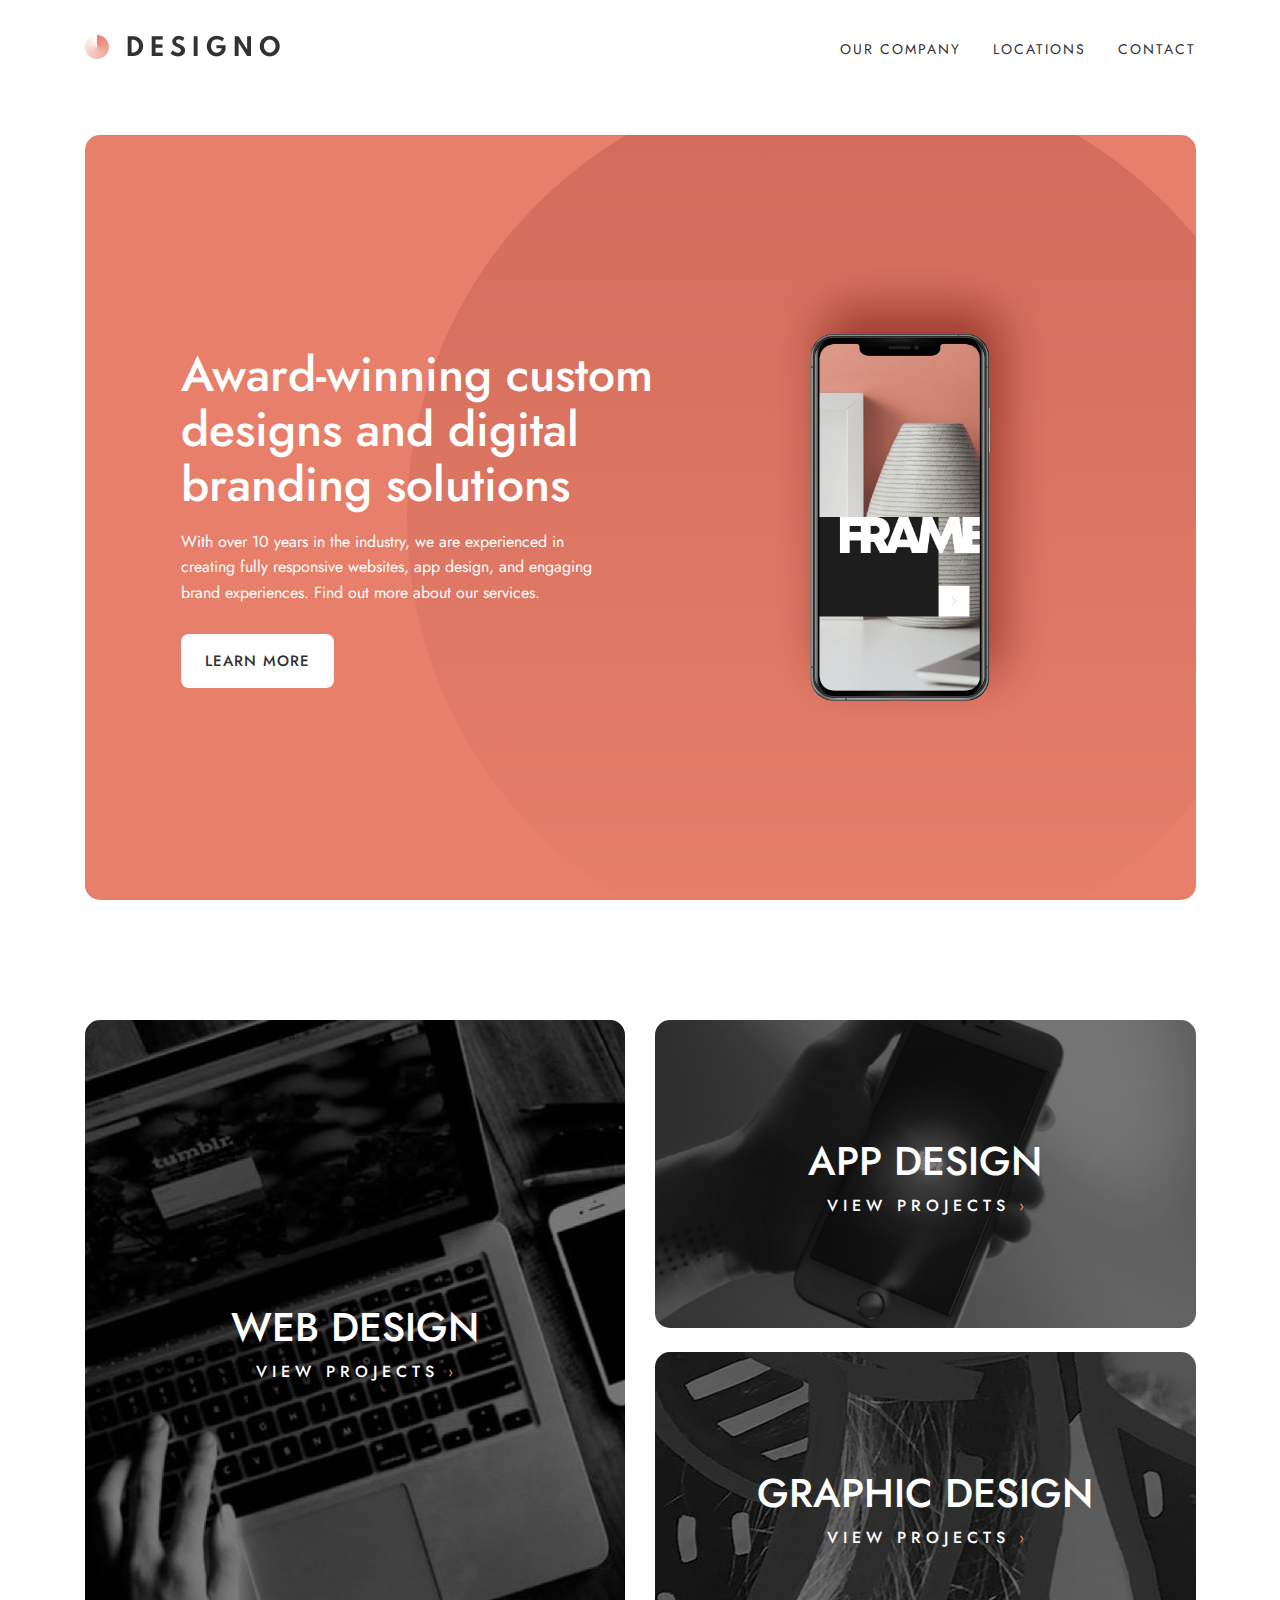
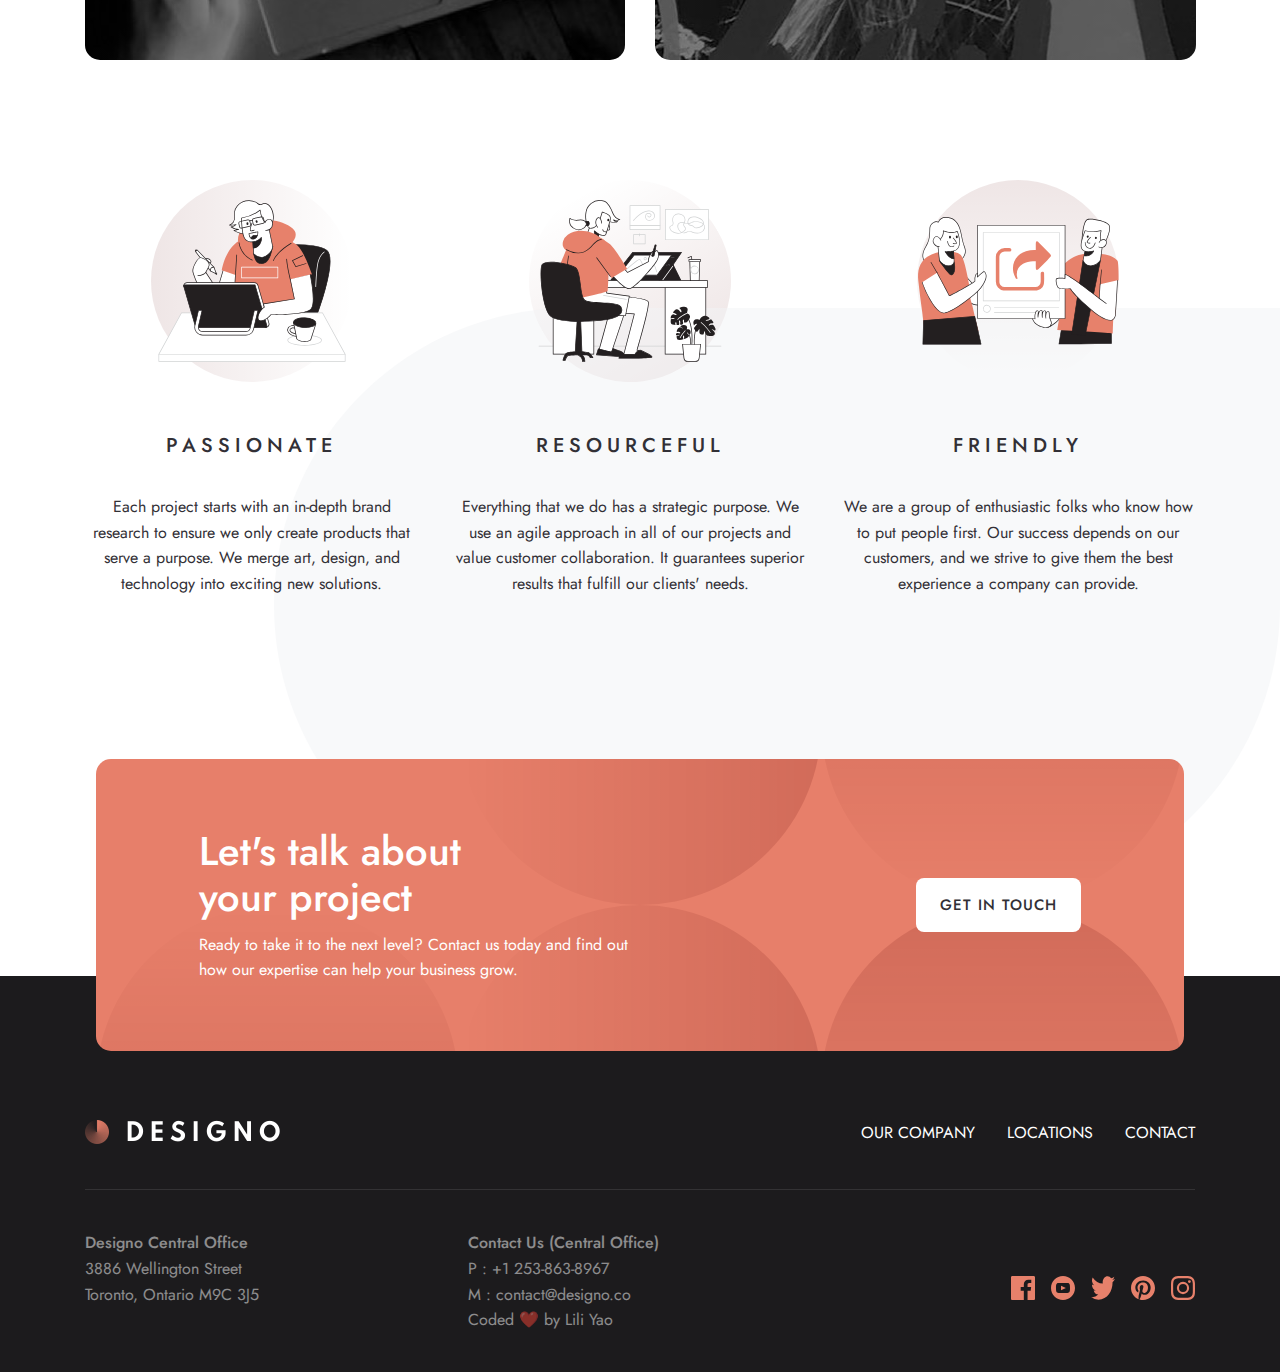
<file: index.html>
<!DOCTYPE html>
<html lang="en">

<head>
  <meta charset="UTF-8">
  <meta name="viewport" content="width=device-width, initial-scale=1.0">

  <link rel="icon" type="image/png" sizes="32x32" href="./Yicon.png">

  <title> Designo Website </title>
  <link rel="preconnect" href="https://fonts.googleapis.com">
  <link rel="preconnect" href="https://fonts.gstatic.com" crossorigin>
  <link href="https://fonts.googleapis.com/css2?family=Jost:wght@400;500&display=swap" rel="stylesheet">
  <link rel="stylesheet" href="style.css">
</head>

<body>

  <!-- Header -->
  <header id="header">
    <div class="container">
      <div class="header-flex">
        <div>
          <a href="index.html" class="logo-link">
            <img src="./assets/shared/desktop/logo-dark.png" alt="Designo logo with symbol" class="logo">
          </a>
        </div>

        <div class="menu-btn">
          <button aria-label="Open navigation" id="open-btn" class="btn open-btn">
            <img src="./assets/shared/mobile/icon-hamburger.svg" alt="Hamburger Icon for Menu Opening">
          </button>
          <button aria-label="Close navigation" id="close-btn" class="btn close-btn">
            <img src="./assets/shared/mobile/icon-close.svg" alt="Close Icon for Menu Closing">
          </button>
        </div>

        <!-- <div class="nav" id="nav"> -->
        <nav id="nav" class="nav">
          <ul class="nav-list">
            <li class="nav-item"><a href="./index.html" class="nav-link">Our Company</a></li>
            <li class="nav-item"><a href="./locations.html" class="nav-link">Locations</a></li>
            <li class="nav-item"><a href="./contact.html" class="nav-link">Contact</a></li>
          </ul>
        </nav>
        <!-- </div> -->
      </div>
    </div>
  </header>

  <main>
    <!-- Hero -->
    <section class="hero container">
      <div class="hero-flex">
        <div class="hero-detail">
          <h1>Award-winning custom designs and digital branding solutions</h1>
          <p>With over 10 years in the industry, we are experienced in creating fully responsive websites, app design,
            and engaging brand experiences. Find out more about our services.</p>
          <a href="./about.html" class="btn btn-white">Learn more</a>
        </div>

        <img src="./assets/home/desktop/image-hero-phone.png" alt="" class="hero-image">
      </div>
    </section>

    <!-- Project -->
    <section class="project-section">
      <div class="container">
        <div class="project-grid">
          <a href="./web-design.html" class="project web-project">
            <h3>Web Design</h3>
            <p>View Projects <img class="right-arrow" src="./assets/shared/desktop/icon-right-arrow.svg" alt=""></p>
          </a>

          <a href="./app-design.html" class="project app-project">
            <h3>App Design</h3>
            <p>View Projects <img class="right-arrow" src="./assets/shared/desktop/icon-right-arrow.svg"
                alt="right arrow"></p>
          </a>

          <a href="./graphic-design.html" class="project graphic-project">
            <h3>Graphic Design</h3>
            <p>View Projects <img class="right-arrow" src="./assets/shared/desktop/icon-right-arrow.svg"
                alt="right arrow"></p>
          </a>

        </div>
      </div>
    </section>

    <!-- Feature -->
    <section class="feature-section">
      <div class="container">
        <div class="features">
          <div class="feature">
            <div class="feature-image feature-image-passionate">
              <img src="./assets/home/desktop/illustration-passionate.svg" alt="">
            </div>

            <div class="feature-detail">
              <h4>Passionate</h4>
              <p>Each project starts with an in-depth brand research to ensure we only create products that serve a
                purpose. We merge art, design, and technology into exciting new solutions.</p>
            </div>
          </div>

          <div class="feature">
            <div class="feature-image feature-image-resourceful">
              <img src="./assets/home/desktop/illustration-resourceful.svg" alt="">
            </div>

            <div class="feature-detail">
              <h4>Resourceful</h4>
              <p>Everything that we do has a strategic purpose. We use an agile approach in all of our projects and
                value customer collaboration. It guarantees superior results that fulfill our clients' needs.</p>
            </div>
          </div>

          <div class="feature">
            <div class="feature-image feature-image-friendly">
              <img src="./assets/home/desktop/illustration-friendly.svg" alt="">
            </div>

            <div class="feature-detail">
              <h4>Friendly</h4>
              <p>We are a group of enthusiastic folks who know how to put people first. Our success depends on our
                customers, and we strive to give them the best experience a company can provide.</p>
            </div>
          </div>
        </div>
      </div>
    </section>
  </main>

  <footer>
    <div class="container">
      <section class="get-in-touch-section">
        <div class="container">
          <div class="get-in-touch">
            <div class="get-in-touch-detail">
              <h2>Let's talk about your project</h2>
              <p>Ready to take it to the next level? Contact us today and find out how our expertise can help your
                business
                grow.</p>
            </div>
            <a href="./contact.html" class="btn btn-white">Get in touch</a>
          </div>
        </div>
      </section>

      <div class="footer-grid">
        <div class="footer-grid-main">
          <a class="logo-link" href="">
            <img src="./assets/shared/desktop/logo-light.png" alt="Company logo" class="logo">
          </a>

          <div class="partition"></div>

          <div class="menu">
            <ul class="footer-list">
              <li class="footer-item"><a class="footer-link" href="./index.html">Our Company</a></li>
              <li class="footer-item"><a class="footer-link" href="./locations.html">Locations</a></li>
              <li class="footer-item"><a class="footer-link" href="./contact.html">Contact</a></li>
            </ul>
          </div>
        </div>

        <div class="address">
          <h5>Designo Central Office</h5>
          <p>3886 Wellington Street</p>
          <p>Toronto, Ontario M9C 3J5</p>
        </div>

        <div class="contact-us">
          <h5>Contact Us (Central Office)</h5>
          <p>P : +1 253-863-8967</p>
          <p>M : contact@designo.co</p>
          <p>Coded ❤️ by Lili Yao</p>

        </div>

        <div class="social-icons">
          <ul class="social-list">
            <li class="social-item">
              <a class="social-link" href="http://www.facebook.com">
                <img src="./assets/shared/desktop/icon-facebook.svg" alt="facebook logo">
              </a>
            </li>
            <li class="social-item"><a class="social-link" href="http://www.youtube.com"><img
                  src="./assets/shared/desktop/icon-youtube.svg" alt="youtube logo"></a></li>
            <li class="social-item"><a class="social-link" href="http://www.twitter.com"><img
                  src="./assets/shared/desktop/icon-twitter.svg" alt="twitter logo"></a></li>
            <li class="social-item"><a class="social-link" href="http://www.pinterest.com"><img
                  src="./assets/shared/desktop/icon-pinterest.svg" alt="pinterest logo"></a></li>
            <li class="social-item"><a class="social-link" href="http://www.instagram.com"><img
                  src="./assets/shared/desktop/icon-instagram.svg" alt="instagram logo"></a></li>
          </ul>
        </div>
      </div>

    </div>
  </footer>

  <script src="./index.js"></script>
</body>

</html>
</file>
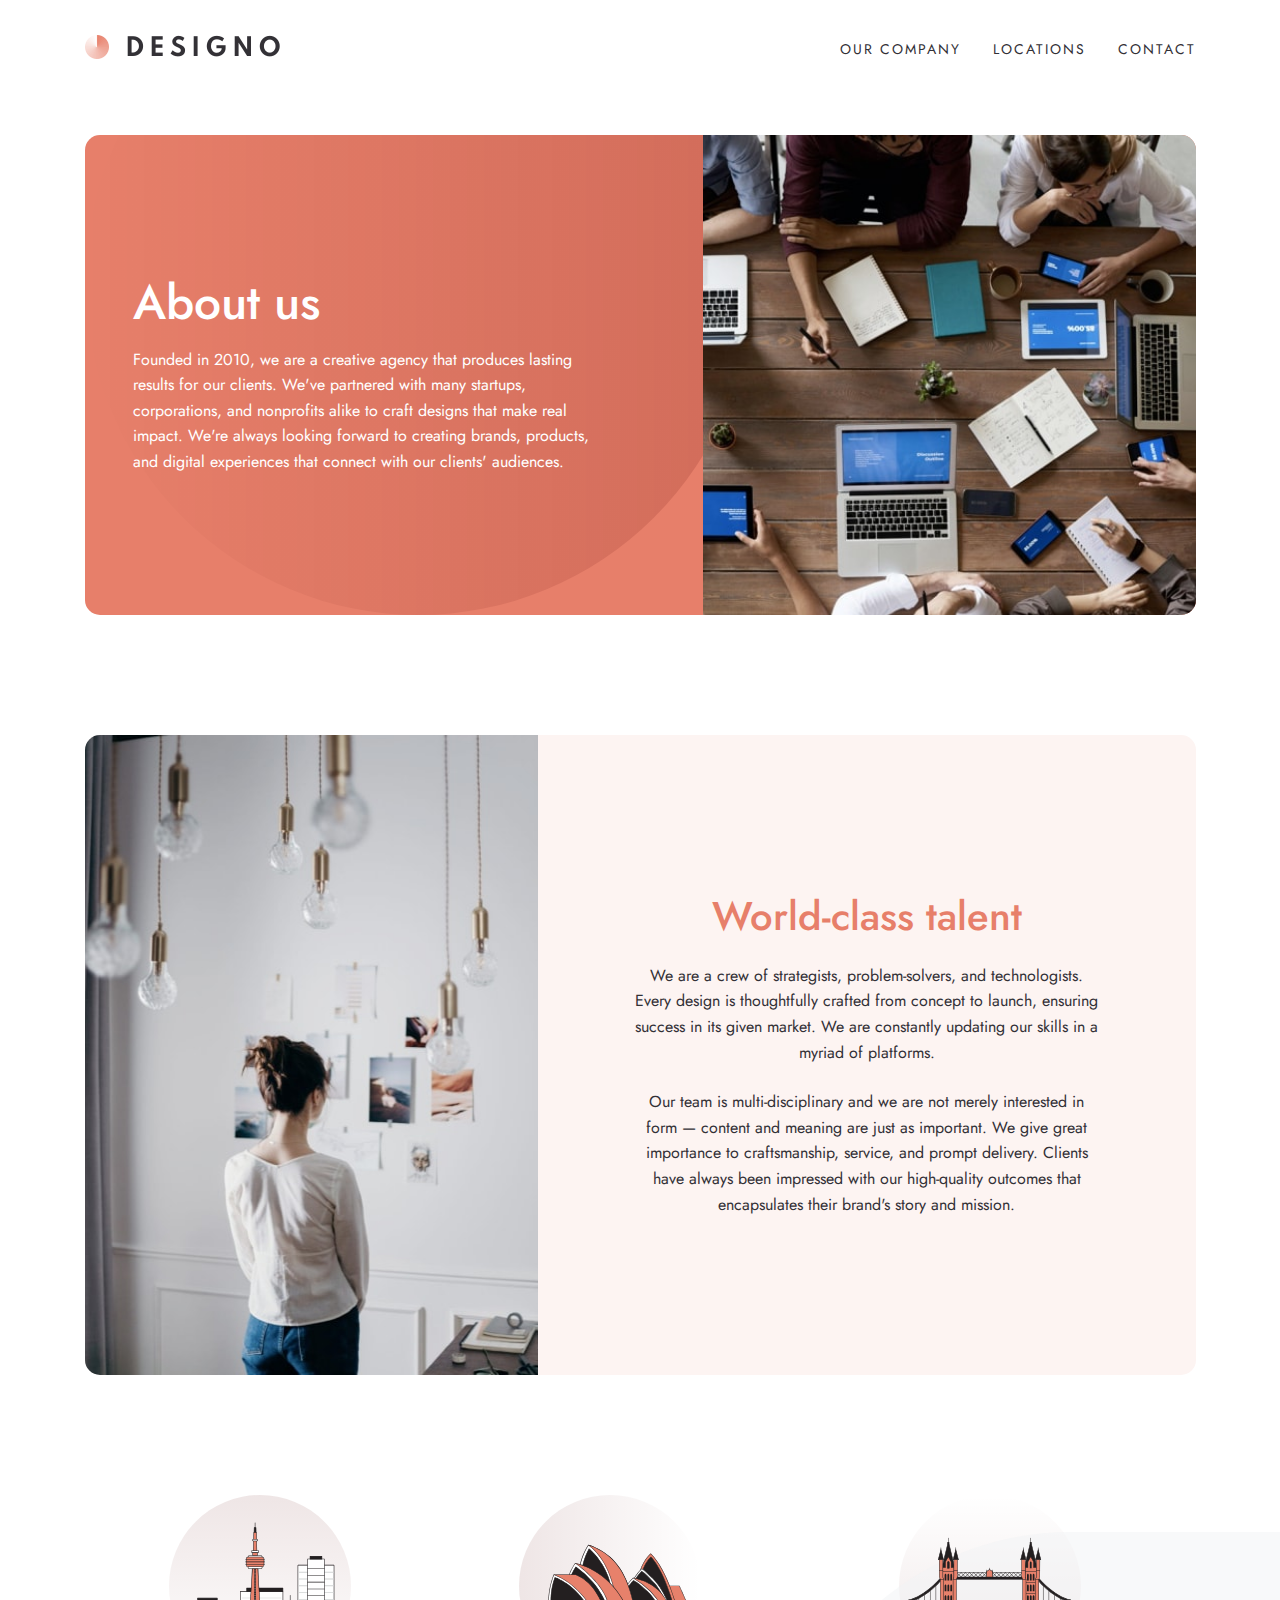
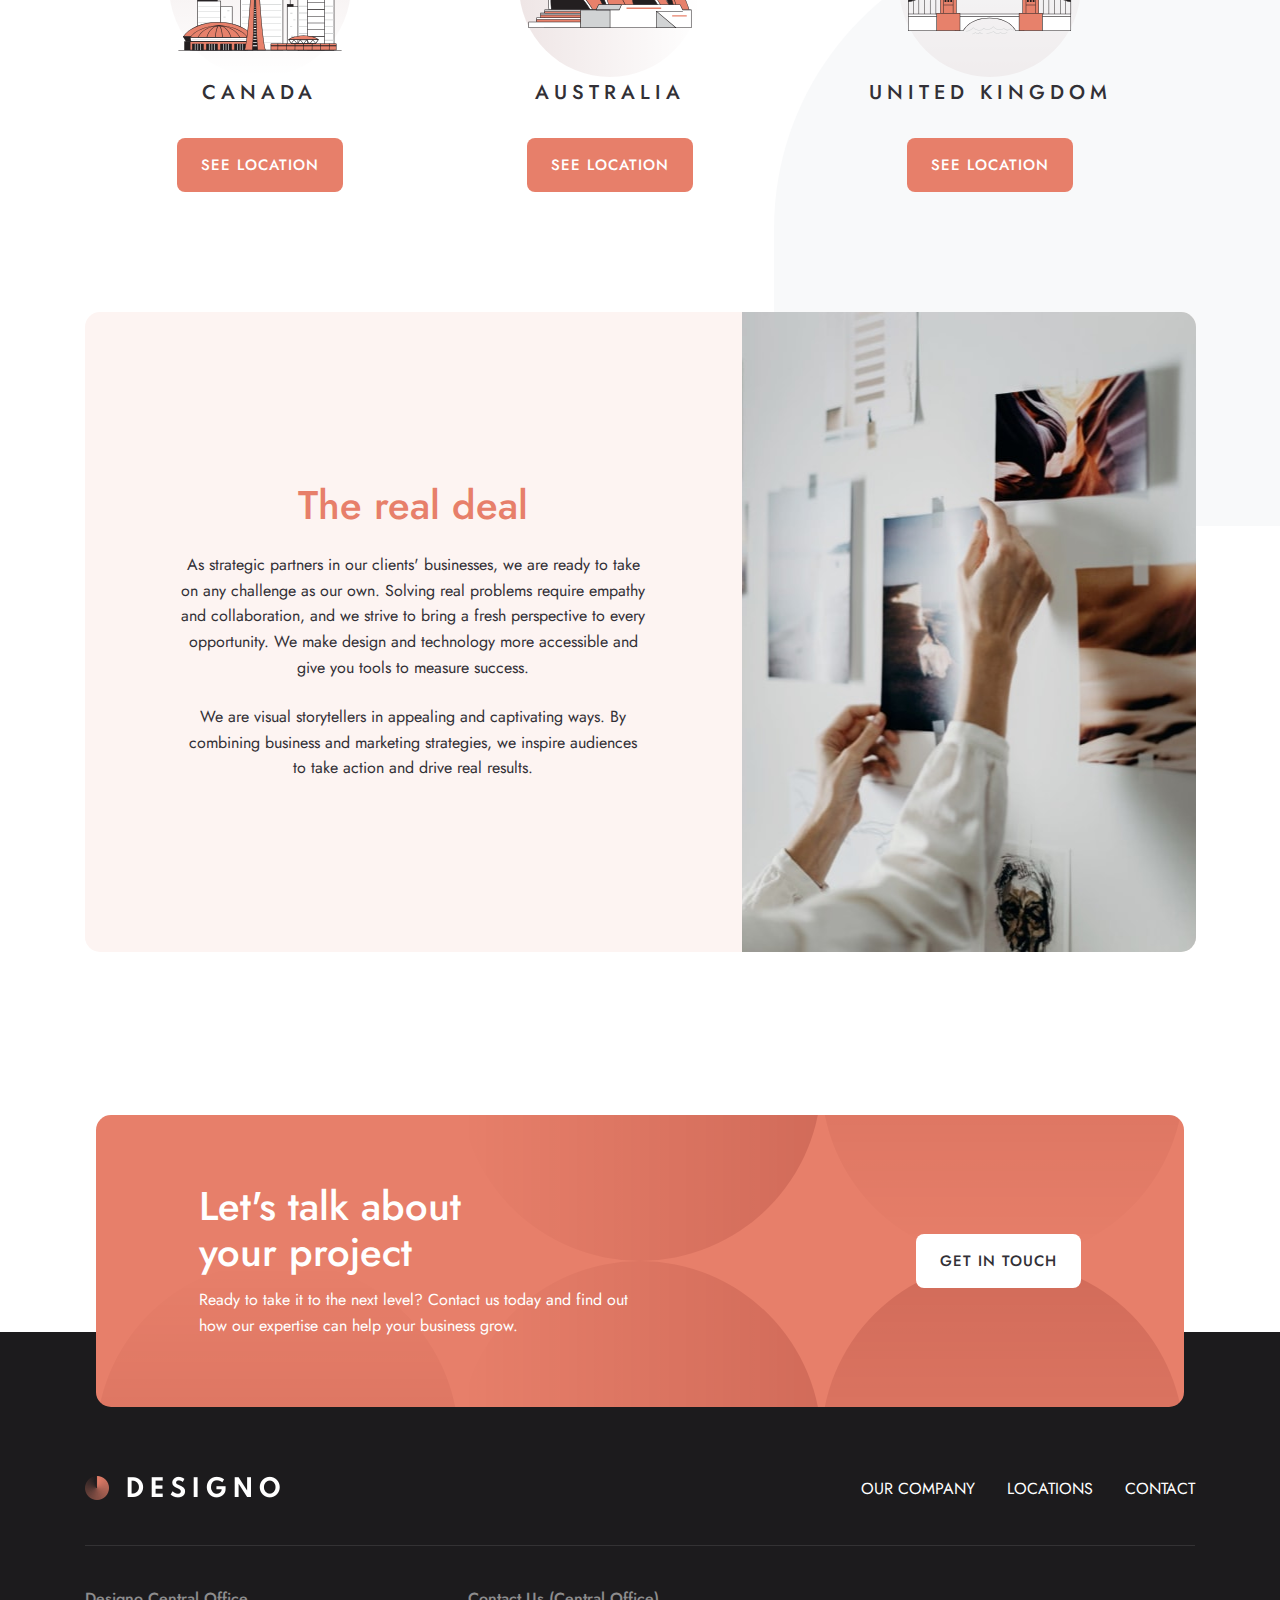
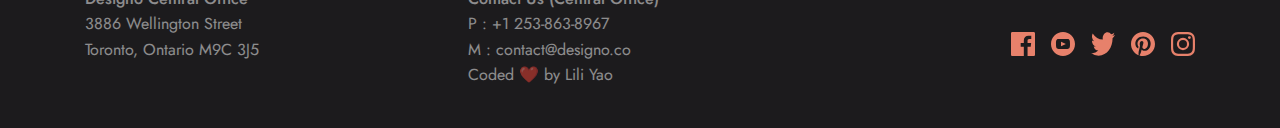
<file: about.html>
<!DOCTYPE html>
<html lang="en">

<head>
  <meta charset="UTF-8">
  <meta name="viewport" content="width=device-width, initial-scale=1.0">

  <link rel="icon" type="image/png" sizes="32x32" href="./Yicon.png">

  <title> Designo Website </title>
  <link rel="preconnect" href="https://fonts.googleapis.com">
  <link rel="preconnect" href="https://fonts.gstatic.com" crossorigin>
  <link href="https://fonts.googleapis.com/css2?family=Jost:wght@400;500&display=swap" rel="stylesheet">
  <link rel="stylesheet" href="style.css">
</head>

<body>

  <!-- Header -->
  <header id="header">
    <div class="container">
      <div class="header-flex">
        <div>
          <a href="index.html" class="logo-link">
            <img src="./assets/shared/desktop/logo-dark.png" alt="Designo logo with symbol" class="logo">
          </a>
        </div>

        <div class="menu-btn">
          <button aria-label="Open navigation" id="open-btn" class="btn open-btn">
            <img src="./assets/shared/mobile/icon-hamburger.svg" alt="Hamburger Icon for Menu Opening">
          </button>
          <button aria-label="Close navigation" id="close-btn" class="btn close-btn">
            <img src="./assets/shared/mobile/icon-close.svg" alt="Close Icon for Menu Closing">
          </button>
        </div>

        <!-- <div class="nav" id="nav"> -->
        <nav id="nav" class="nav">
          <ul class="nav-list">
            <li class="nav-item"><a href="./index.html" class="nav-link">Our Company</a></li>
            <li class="nav-item"><a href="./locations.html" class="nav-link">Locations</a></li>
            <li class="nav-item"><a href="./contact.html" class="nav-link">Contact</a></li>
          </ul>
        </nav>
        <!-- </div> -->
      </div>
    </div>
  </header>

  <main>
    <!-- Hero -->
    <section class="hero-about container">
      <div class="hero-flex hero-about-flex">
        <div class="hero-image-container">
        </div>
        <div class="hero-detail hero-about-detail">
          <h1>About us</h1>
          <p>Founded in 2010, we are a creative agency that produces lasting results for our clients.
            We've partnered with many startups, corporations, and nonprofits alike to craft designs
            that make real impact. We're always looking forward to creating brands, products, and
            digital experiences that connect with our clients' audiences.</p>
        </div>
      </div>
    </section>

    <div class="card-2 about-card container">
      <div class="world-class-image">
      </div>
      <div class="about-card-detail">
        <h2>World-class talent</h2>
        <p>We are a crew of strategists, problem-solvers, and technologists. Every design is thoughtfully
          crafted from concept to launch, ensuring success in its given market. We are constantly updating
          our skills in a myriad of platforms.</p>
        <p>Our team is multi-disciplinary and we are not merely interested in form — content and meaning
          are just as important. We give great importance to craftsmanship, service, and prompt delivery.
          Clients have always been impressed with our high-quality outcomes that encapsulates their
          brand's story and mission.</p>
      </div>
    </div>

    <section class="location-section">
      <div class="container">
        <div class="location-flex">
          <div class="location">
            <div class="canada-bg">
              <img src="./assets/shared/desktop/illustration-canada.svg" alt="Canada">
            </div>
            <h4>Canada</h4>
            <a href="./locations.html" class="btn btn-color">See location</a>
          </div>

          <div class="location">
            <div class="australia-bg">
              <img src="./assets/shared/desktop/illustration-australia.svg" alt="opera house sydney">
            </div>
            <h4>Australia</h4>
            <a href="./locations.html" class="btn btn-color">See location</a>
          </div>

          <div class="location">
            <div class="uk-bg">
              <img src="./assets/shared/desktop/illustration-united-kingdom.svg" alt="golden bridge london"
                class="uk-bg">
            </div>
            <h4>United Kingdom</h4>
            <a href="./locations.html" class="btn btn-color">See location</a>
          </div>
        </div>
      </div>
    </section>

    <div class="card-2 about-card container reverse-card-2">
      <div class="real-deal-image">
      </div>
      <div class="about-card-detail">
        <h2>The real deal</h2>
        <p>As strategic partners in our clients' businesses, we are ready to take on any challenge as our own.
          Solving real problems require empathy and collaboration, and we strive to bring a fresh perspective to every
          opportunity. We make design and technology more accessible and give you tools to measure success.</p>
        <p>We are visual storytellers in appealing and captivating ways. By combining business and marketing strategies,
          we inspire audiences to take action and drive real results.</p>
      </div>
    </div>

  </main>

  <footer class="footer-half-leaf">
    <div class="container">
      <section class="get-in-touch-section">
        <div class="container">
          <div class="get-in-touch">
            <div class="get-in-touch-detail">
              <h2>Let's talk about your project</h2>
              <p>Ready to take it to the next level? Contact us today and find out how our expertise can help your
                business grow.</p>
            </div>
            <a href="./contact.html" class="btn btn-white">Get in touch</a>
          </div>
        </div>
      </section>

      <div class="footer-grid">
        <div class="footer-grid-main">
          <a class="logo-link" href="./index.html">
            <img src="./assets/shared/desktop/logo-light.png" alt="Company logo" class="logo">
          </a>

          <div class="partition"></div>

          <div class="menu">
            <ul class="footer-list">
              <li class="footer-item"><a class="footer-link" href="./index.html">Our Company</a></li>
              <li class="footer-item"><a class="footer-link" href="./locations.html">Locations</a></li>
              <li class="footer-item"><a class="footer-link" href="./contact.html">Contact</a></li>
            </ul>
          </div>
        </div>

        <div class="address">
          <h5>Designo Central Office</h5>
          <p>3886 Wellington Street</p>
          <p>Toronto, Ontario M9C 3J5</p>
        </div>

        <div class="contact-us">
          <h5>Contact Us (Central Office)</h5>
          <p>P : +1 253-863-8967</p>
          <p>M : contact@designo.co</p>
          <p>Coded ❤️ by Lili Yao</p>

        </div>

        <div class="social-icons">
          <ul class="social-list">
            <li class="social-item">
              <a class="social-link" href="http://www.facebook.com">
                <img src="./assets/shared/desktop/icon-facebook.svg" alt="facebook logo">
              </a>
            </li>
            <li class="social-item"><a class="social-link" href="http://www.youtube.com"><img
                  src="./assets/shared/desktop/icon-youtube.svg" alt="youtube logo"></a></li>
            <li class="social-item"><a class="social-link" href="http://www.twitter.com"><img
                  src="./assets/shared/desktop/icon-twitter.svg" alt="twitter logo"></a></li>
            <li class="social-item"><a class="social-link" href="http://www.pinterest.com"><img
                  src="./assets/shared/desktop/icon-pinterest.svg" alt="pinterest logo"></a></li>
            <li class="social-item"><a class="social-link" href="http://www.instagram.com"><img
                  src="./assets/shared/desktop/icon-instagram.svg" alt="instagram logo"></a></li>
          </ul>
        </div>
      </div>

    </div>
  </footer>

  <script src="./index.js"></script>
</body>

</html>
</file>
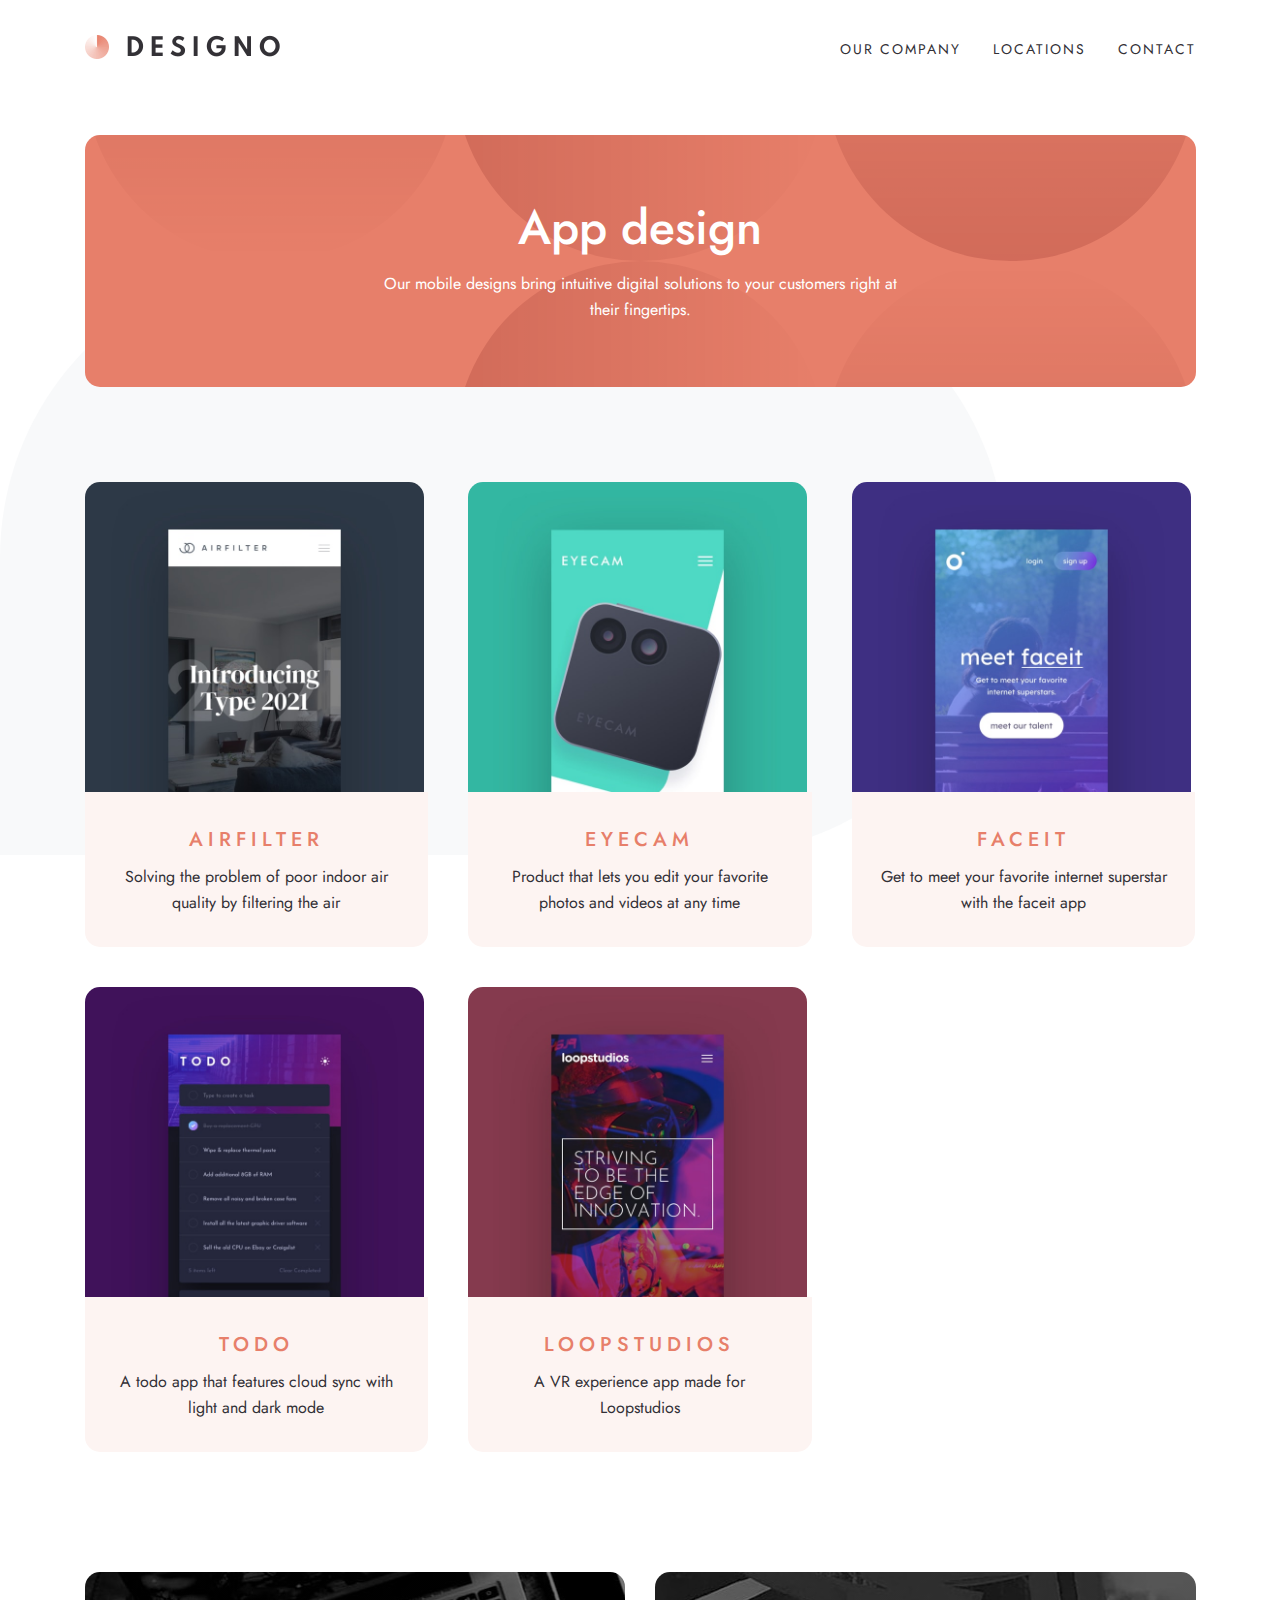
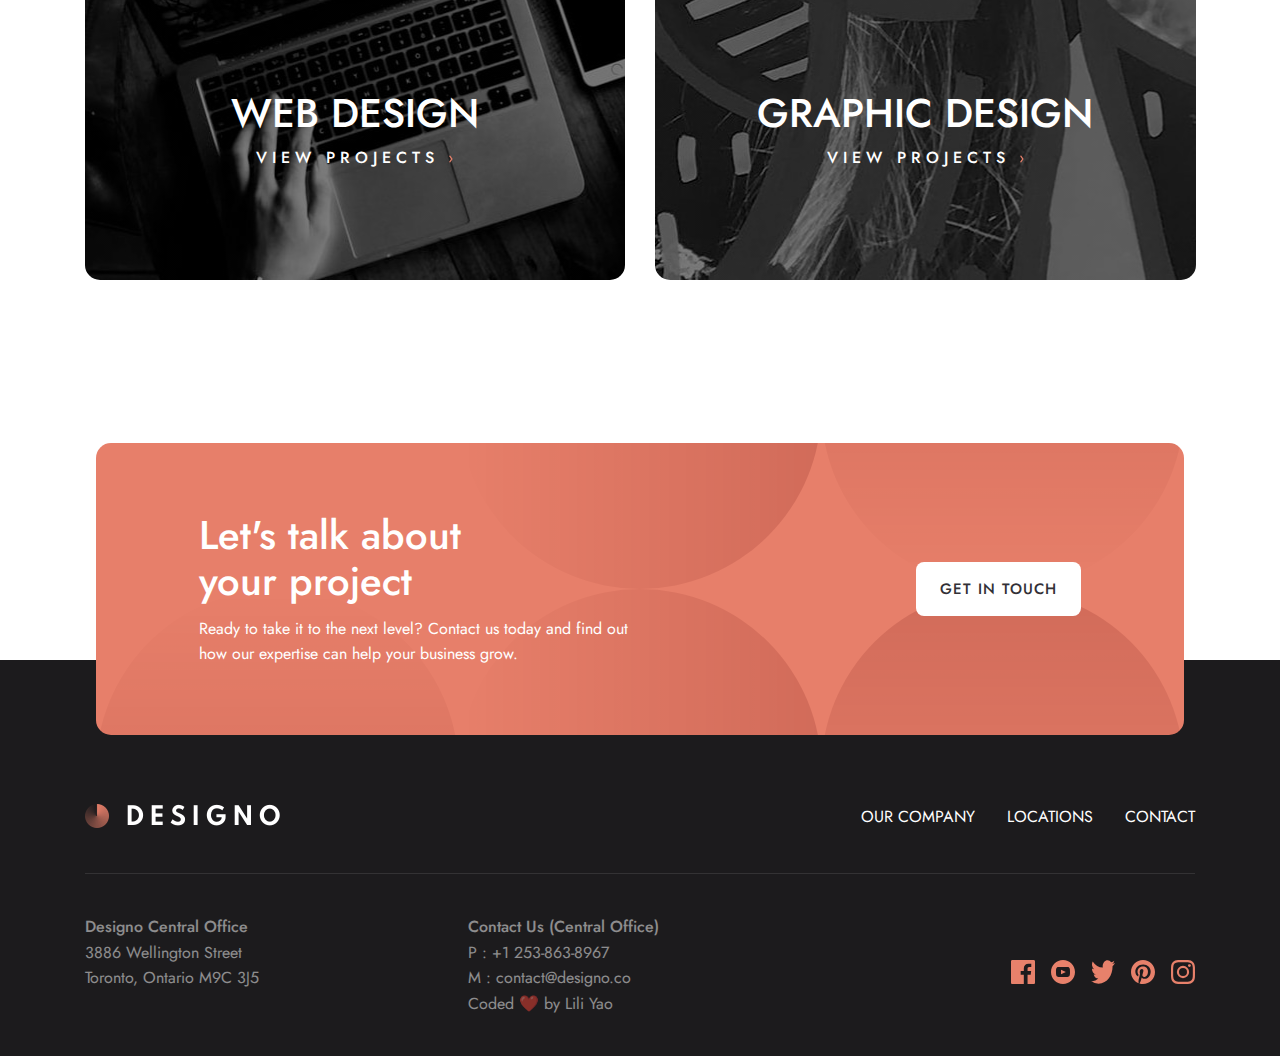
<file: app-design.html>
<!DOCTYPE html>
<html lang="en">

<head>
  <meta charset="UTF-8">
  <meta name="viewport" content="width=device-width, initial-scale=1.0">

  <link rel="icon" type="image/png" sizes="32x32" href="./Yicon.png">

  <title> Designo Website </title>
  <link rel="preconnect" href="https://fonts.googleapis.com">
  <link rel="preconnect" href="https://fonts.gstatic.com" crossorigin>
  <link href="https://fonts.googleapis.com/css2?family=Jost:wght@400;500&display=swap" rel="stylesheet">
  <link rel="stylesheet" href="style.css">
</head>

<body>

  <!-- Header -->
  <header id="header">
    <div class="container">
      <div class="header-flex">
        <div>
          <a href="index.html" class="logo-link">
            <img src="./assets/shared/desktop/logo-dark.png" alt="Designo logo with symbol" class="logo">
          </a>
        </div>

        <div class="menu-btn">
          <button aria-label="Open navigation" id="open-btn" class="btn open-btn">
            <img src="./assets/shared/mobile/icon-hamburger.svg" alt="Hamburger Icon for Menu Opening">
          </button>
          <button aria-label="Close navigation" id="close-btn" class="btn close-btn">
            <img src="./assets/shared/mobile/icon-close.svg" alt="Close Icon for Menu Closing">
          </button>
        </div>

        <!-- <div class="nav" id="nav"> -->
        <nav id="nav" class="nav">
          <ul class="nav-list">
            <li class="nav-item"><a href="./index.html" class="nav-link">Our Company</a></li>
            <li class="nav-item"><a href="./locations.html" class="nav-link">Locations</a></li>
            <li class="nav-item"><a href="./contact.html" class="nav-link">Contact</a></li>
          </ul>
        </nav>
        <!-- </div> -->
      </div>
    </div>
  </header>

  <main class="main-leaf secondary-main">
    <!-- Hero -->
    <section class="hero container small-hero">
      <div class="hero-flex">
        <div class="hero-detail">
          <h1>App design</h1>
          <p>Our mobile designs bring intuitive digital solutions to your customers right at their fingertips.</p>
        </div>
      </div>
    </section>

    <!-- Card -->
    <section class="card-section">
      <div class="container">
        <div class="card-grid">
          <div class="card">
            <div class="card-image-container">
              <img src="./assets/app-design/desktop/image-airfilter.jpg" alt="Airfilter app" class="card-image">
            </div>
            <div class="card-detail">
              <h4>Airfilter</h4>
              <p>Solving the problem of poor indoor air quality by filtering the air</p>
            </div>
          </div>

          <div class="card">
            <div class="card-image-container">
              <img src="./assets/app-design/desktop/image-eyecam.jpg" alt="eyecam app" class="card-image">
            </div>
            <div class="card-detail">
              <h4>Eyecam</h4>
              <p>Product that lets you edit your favorite photos and videos at any time</p>
            </div>
          </div>

          <div class="card">
            <div class="card-image-container">
              <img src="./assets/app-design/desktop/image-faceit.jpg" alt="faceit app" class="card-image">
            </div>
            <div class="card-detail">
              <h4>Faceit</h4>
              <p>Get to meet your favorite internet superstar with the faceit app</p>
            </div>
          </div>

          <div class="card">
            <div class="card-image-container">
              <img src="./assets/app-design/desktop/image-todo.jpg" alt="todo app" class="card-image">
            </div>
            <div class="card-detail">
              <h4>Todo</h4>
              <p>A todo app that features cloud sync with light and dark mode</p>
            </div>
          </div>

          <div class="card">
            <div class="card-image-container">
              <img src="./assets/app-design/desktop/image-loopstudios.jpg" alt="Loopstudios app" class="card-image">
            </div>
            <div class="card-detail">
              <h4>Loopstudios</h4>
              <p>A VR experience app made for Loopstudios</p>
            </div>
          </div>
        </div>
      </div>
    </section>

    <!-- Project -->
    <section class="project-section">
      <div class="container">
        <div class="project-grid grid-row-2 project-grid-app">
          <a href="./web-design.html" class="project web-project small-web-project">
            <h3>Web Design</h3>
            <p>View Projects <img class="right-arrow" src="./assets/shared/desktop/icon-right-arrow.svg"
                alt="right arrow"></p>
          </a>

          <a href="./graphic-design.html" class="project graphic-project">
            <h3>Graphic Design</h3>
            <p>View Projects <img class="right-arrow" src="./assets/shared/desktop/icon-right-arrow.svg"
                alt="right arrow"></p>
          </a>
        </div>
      </div>
    </section>
  </main>

  <footer class="secondary-footer">
    <div class="container">
      <section class="get-in-touch-section">
        <div class="container">
          <div class="get-in-touch">
            <div class="get-in-touch-detail">
              <h2>Let's talk about your project</h2>
              <p>Ready to take it to the next level? Contact us today and find out how our expertise can help your
                business
                grow.</p>
            </div>
            <a href="./contact.html" class="btn btn-white">Get in touch</a>
          </div>
        </div>
      </section>

      <div class="footer-grid">
        <div class="footer-grid-main">
          <a class="logo-link" href="./index.html">
            <img src="./assets/shared/desktop/logo-light.png" alt="Company logo" class="logo">
          </a>

          <div class="partition"></div>

          <div class="menu">
            <ul class="footer-list">
              <li class="footer-item"><a class="footer-link" href="./index.html">Our Company</a></li>
              <li class="footer-item"><a class="footer-link" href="./locations.html">Locations</a></li>
              <li class="footer-item"><a class="footer-link" href="./contact.html">Contact</a></li>
            </ul>
          </div>
        </div>

        <div class="address">
          <h5>Designo Central Office</h5>
          <p>3886 Wellington Street</p>
          <p>Toronto, Ontario M9C 3J5</p>
        </div>

        <div class="contact-us">
          <h5>Contact Us (Central Office)</h5>
          <p>P : +1 253-863-8967</p>
          <p>M : contact@designo.co</p>
          <p>Coded ❤️ by Lili Yao</p>

        </div>

        <div class="social-icons">
          <ul class="social-list">
            <li class="social-item">
              <a class="social-link" href="http://www.facebook.com">
                <img src="./assets/shared/desktop/icon-facebook.svg" alt="facebook logo">
              </a>
            </li>
            <li class="social-item"><a class="social-link" href="http://www.youtube.com"><img
                  src="./assets/shared/desktop/icon-youtube.svg" alt="youtube logo"></a></li>
            <li class="social-item"><a class="social-link" href="http://www.twitter.com"><img
                  src="./assets/shared/desktop/icon-twitter.svg" alt="twitter logo"></a></li>
            <li class="social-item"><a class="social-link" href="http://www.pinterest.com"><img
                  src="./assets/shared/desktop/icon-pinterest.svg" alt="pinterest logo"></a></li>
            <li class="social-item"><a class="social-link" href="http://www.instagram.com"><img
                  src="./assets/shared/desktop/icon-instagram.svg" alt="instagram logo"></a></li>
          </ul>
        </div>
      </div>

    </div>
  </footer>

  <script src="./index.js"></script>
</body>

</html>
</file>
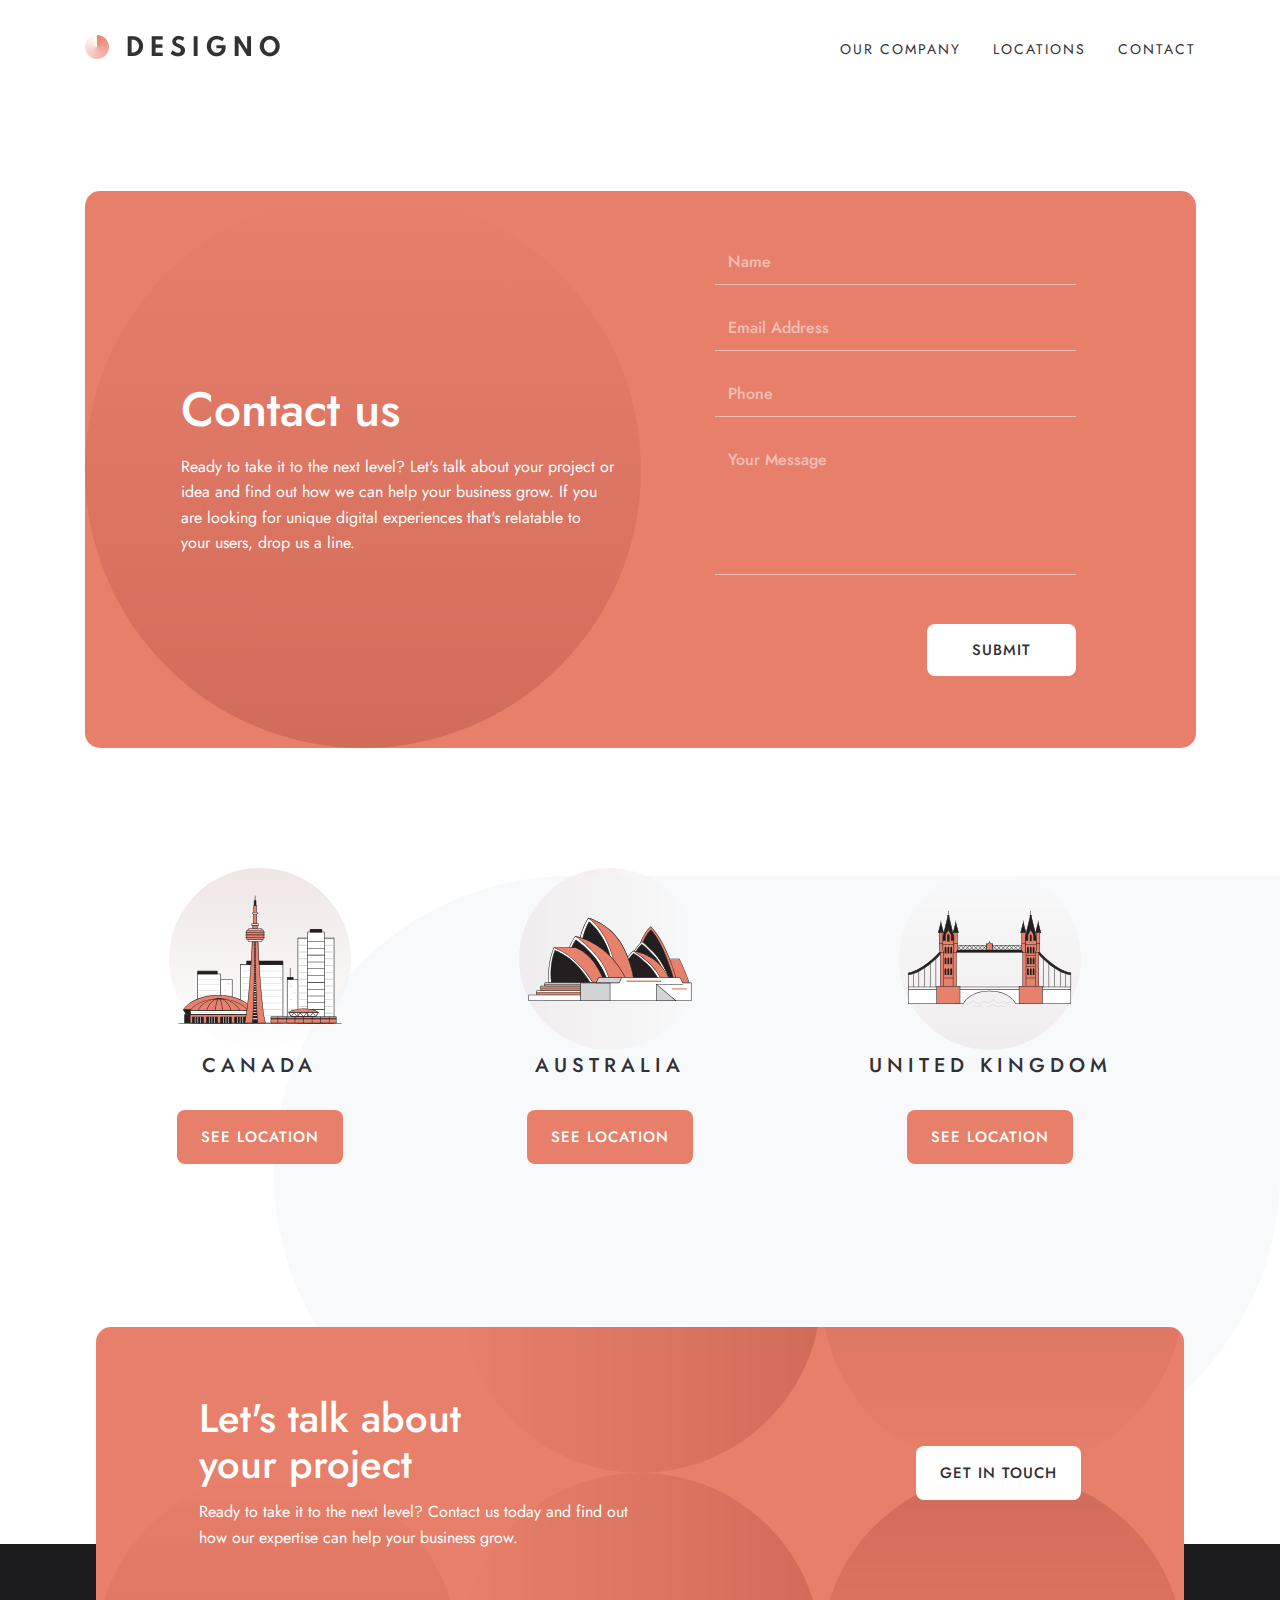
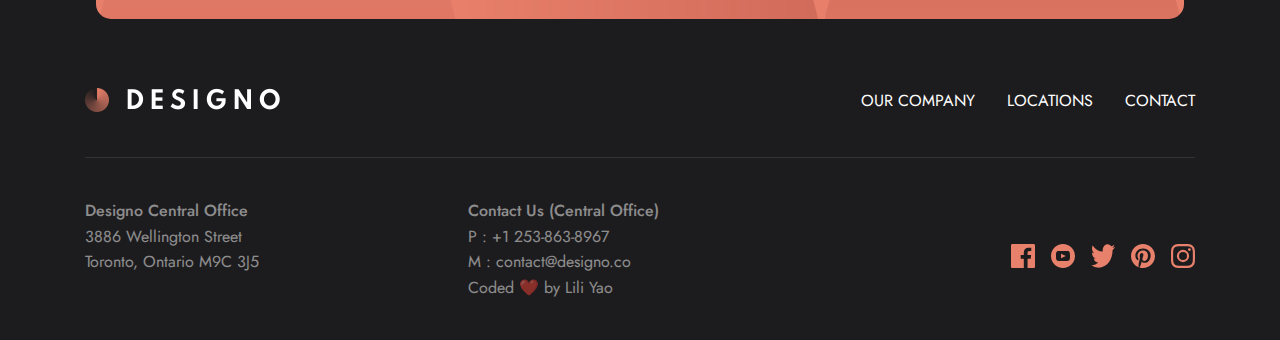
<file: contact.html>
<!DOCTYPE html>
<html lang="en">

<head>
  <meta charset="UTF-8">
  <meta name="viewport" content="width=device-width, initial-scale=1.0">

  <link rel="icon" type="image/png" sizes="32x32" href="./Yicon.png">

  <title> Designo Website </title>
  <link rel="preconnect" href="https://fonts.googleapis.com">
  <link rel="preconnect" href="https://fonts.gstatic.com" crossorigin>
  <link href="https://fonts.googleapis.com/css2?family=Jost:wght@400;500&display=swap" rel="stylesheet">
  <link rel="stylesheet" href="style.css">
</head>

<body>

  <!-- Header -->
  <header id="header">
    <div class="container">
      <div class="header-flex">
        <div>
          <a href="index.html" class="logo-link">
            <img src="./assets/shared/desktop/logo-dark.png" alt="Designo logo with symbol" class="logo">
          </a>
        </div>

        <div class="menu-btn">
          <button aria-label="Open navigation" id="open-btn" class="btn open-btn">
            <img src="./assets/shared/mobile/icon-hamburger.svg" alt="Hamburger Icon for Menu Opening">
          </button>
          <button aria-label="Close navigation" id="close-btn" class="btn close-btn">
            <img src="./assets/shared/mobile/icon-close.svg" alt="Close Icon for Menu Closing">
          </button>
        </div>

        <!-- <div class="nav" id="nav"> -->
        <nav id="nav" class="nav">
          <ul class="nav-list">
            <li class="nav-item"><a href="./index.html" class="nav-link">Our Company</a></li>
            <li class="nav-item"><a href="./locations.html" class="nav-link">Locations</a></li>
            <li class="nav-item"><a href="./contact.html" class="nav-link">Contact</a></li>
          </ul>
        </nav>
        <!-- </div> -->
      </div>
    </div>
  </header>

  <main>
    <!-- Hero -->
    <section class="hero-about contact container">
      <div class="hero-flex hero-about-flex">
        <div class="hero-detail hero-about-detail">
          <h1>Contact us</h1>
          <p>Ready to take it to the next level? Let's talk about your project or idea and find out how
            we can help your business grow. If you are looking for unique digital experiences that's
            relatable to your users, drop us a line.</p>
        </div>

        <form action="" class="hero-form">
          <div class="input-container">
            <input type="text" id="name" placeholder="Name" aria-describedby="name-validation" required>
            <span id="name-validation" aria-live="assertive" class="validation-message"></span>
          </div>

          <div class="input-container">
            <input type="email" placeholder="Email Address" aria-describedby="email-validation" required>
            <span id="email-validation" aria-live="assertive" class="validation-message"></span>
          </div>

          <div class="input-container">
            <input type="tel" placeholder="Phone" aria-describedby="tel-validation" required>
            <span id="tel-validation" aria-live="assertive" class="validation-message"></span>
          </div>

          <div class="input-container">
            <textarea name="" id="" cols="30" rows="5" placeholder="Your Message" aria-describedby="textarea-validation"
              required></textarea>
            <span id="textarea-validation" aria-live="assertive" class="validation-message"></span>
          </div>

          <button type="submit" class="btn btn-white">Submit</button>
        </form>
      </div>
    </section>

    <section class="location-section">
      <div class="container">
        <div class="location-flex">
          <div class="location">
            <div class="canada-bg">
              <img src="./assets/shared/desktop/illustration-canada.svg" alt="Canada">
            </div>
            <h4>Canada</h4>
            <a href="./locations.html" class="btn btn-color">See location</a>
          </div>

          <div class="location">
            <div class="australia-bg">
              <img src="./assets/shared/desktop/illustration-australia.svg" alt="opera house sydney">
            </div>
            <h4>Australia</h4>
            <a href="./locations.html" class="btn btn-color">See location</a>
          </div>

          <div class="location">
            <div class="uk-bg">
              <img src="./assets/shared/desktop/illustration-united-kingdom.svg" alt="golden bridge london"
                class="uk-bg">
            </div>
            <h4>United Kingdom</h4>
            <a href="./locations.html" class="btn btn-color">See location</a>
          </div>
        </div>
      </div>
    </section>

  </main>

  <footer class="">
    <div class="container">
      <section class="get-in-touch-section">
        <div class="container">
          <div class="get-in-touch">
            <div class="get-in-touch-detail">
              <h2>Let's talk about your project</h2>
              <p>Ready to take it to the next level? Contact us today and find out how our expertise can help your
                business grow.</p>
            </div>
            <a href="./contact.html" class="btn btn-white">Get in touch</a>
          </div>
        </div>
      </section>

      <div class="footer-grid">
        <div class="footer-grid-main">
          <a class="logo-link" href="./index.html">
            <img src="./assets/shared/desktop/logo-light.png" alt="Company logo" class="logo">
          </a>

          <div class="partition"></div>

          <div class="menu">
            <ul class="footer-list">
              <li class="footer-item"><a class="footer-link" href="./index.html">Our Company</a></li>
              <li class="footer-item"><a class="footer-link" href="./locations.html">Locations</a></li>
              <li class="footer-item"><a class="footer-link" href="./contact.html">Contact</a></li>
            </ul>
          </div>
        </div>

        <div class="address">
          <h5>Designo Central Office</h5>
          <p>3886 Wellington Street</p>
          <p>Toronto, Ontario M9C 3J5</p>
        </div>

        <div class="contact-us">
          <h5>Contact Us (Central Office)</h5>
          <p>P : +1 253-863-8967</p>
          <p>M : contact@designo.co</p>
          <p>Coded ❤️ by Lili Yao</p>

        </div>

        <div class="social-icons">
          <ul class="social-list">
            <li class="social-item">
              <a class="social-link" href="http://www.facebook.com">
                <img src="./assets/shared/desktop/icon-facebook.svg" alt="facebook logo">
              </a>
            </li>
            <li class="social-item"><a class="social-link" href="http://www.youtube.com"><img
                  src="./assets/shared/desktop/icon-youtube.svg" alt="youtube logo"></a></li>
            <li class="social-item"><a class="social-link" href="http://www.twitter.com"><img
                  src="./assets/shared/desktop/icon-twitter.svg" alt="twitter logo"></a></li>
            <li class="social-item"><a class="social-link" href="http://www.pinterest.com"><img
                  src="./assets/shared/desktop/icon-pinterest.svg" alt="pinterest logo"></a></li>
            <li class="social-item"><a class="social-link" href="http://www.instagram.com"><img
                  src="./assets/shared/desktop/icon-instagram.svg" alt="instagram logo"></a></li>
          </ul>
        </div>
      </div>

    </div>
  </footer>

  <script src="./index.js"></script>
</body>

</html>
</file>
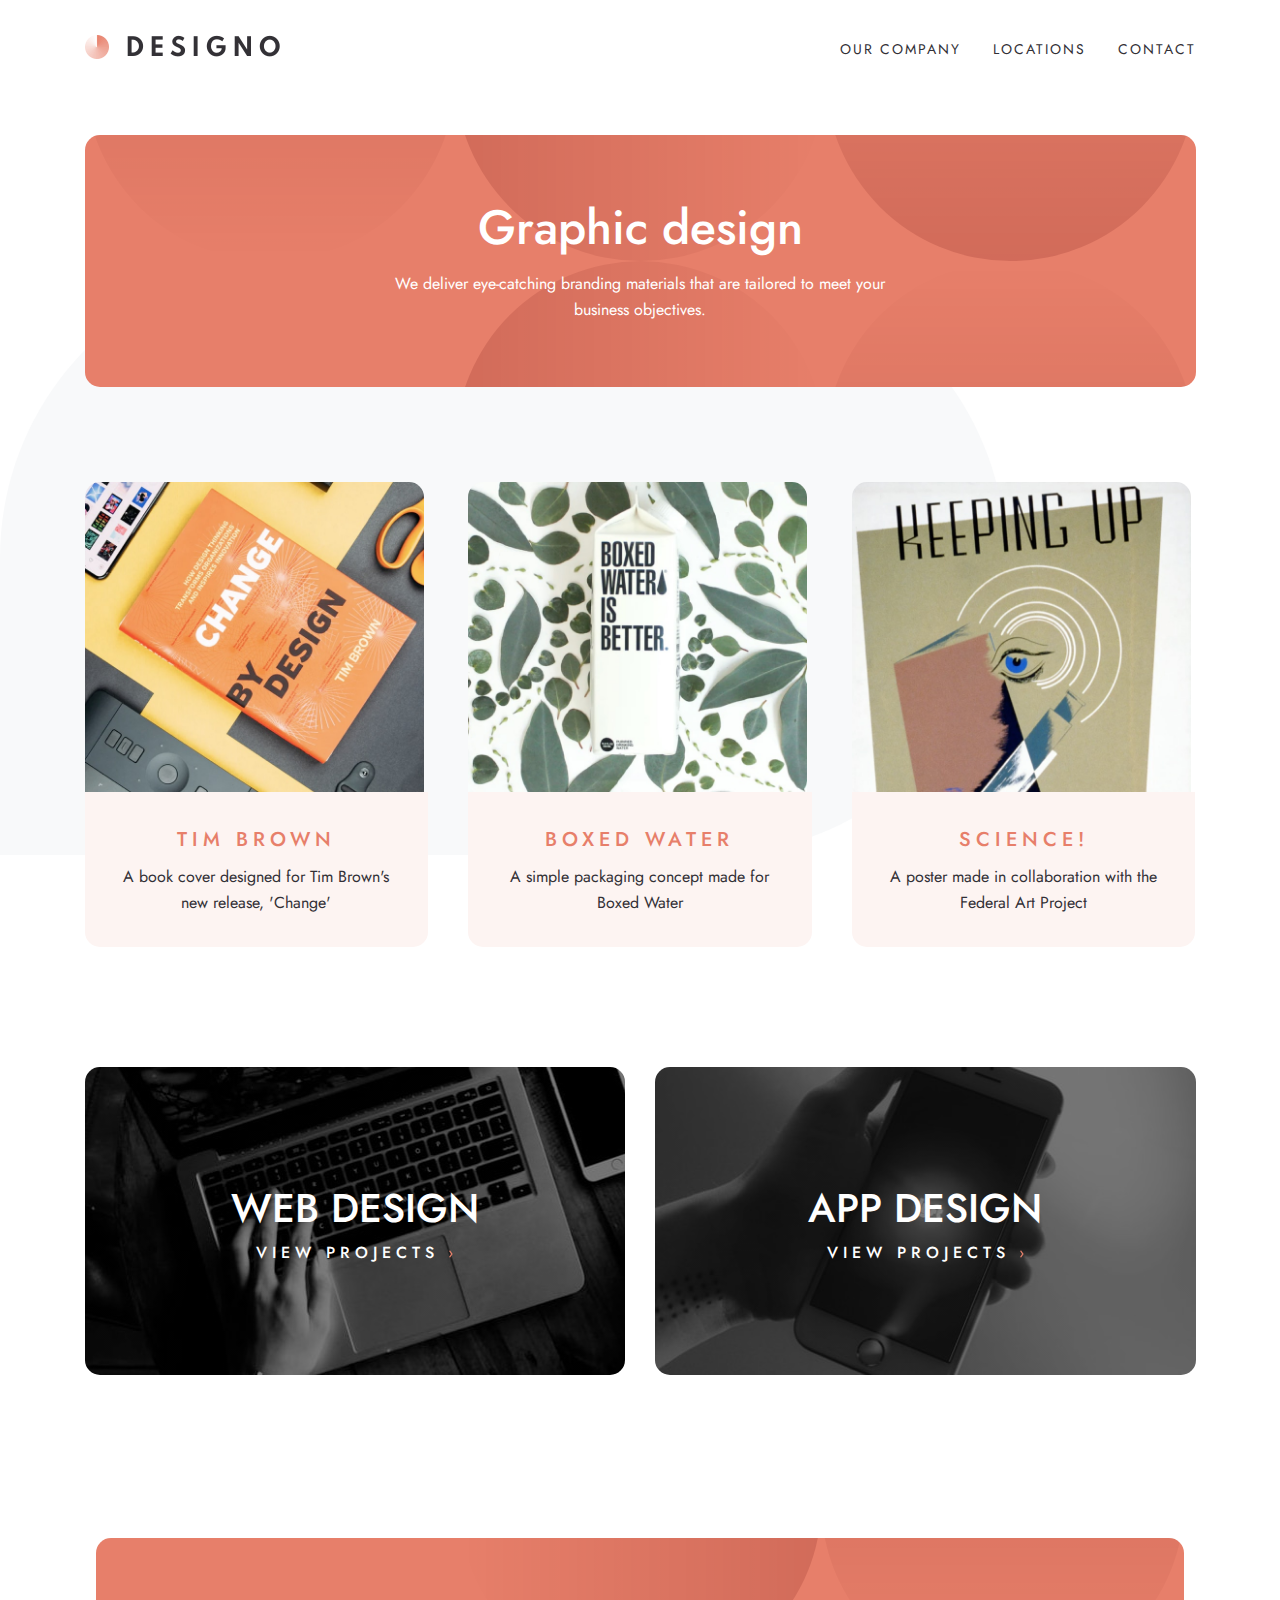
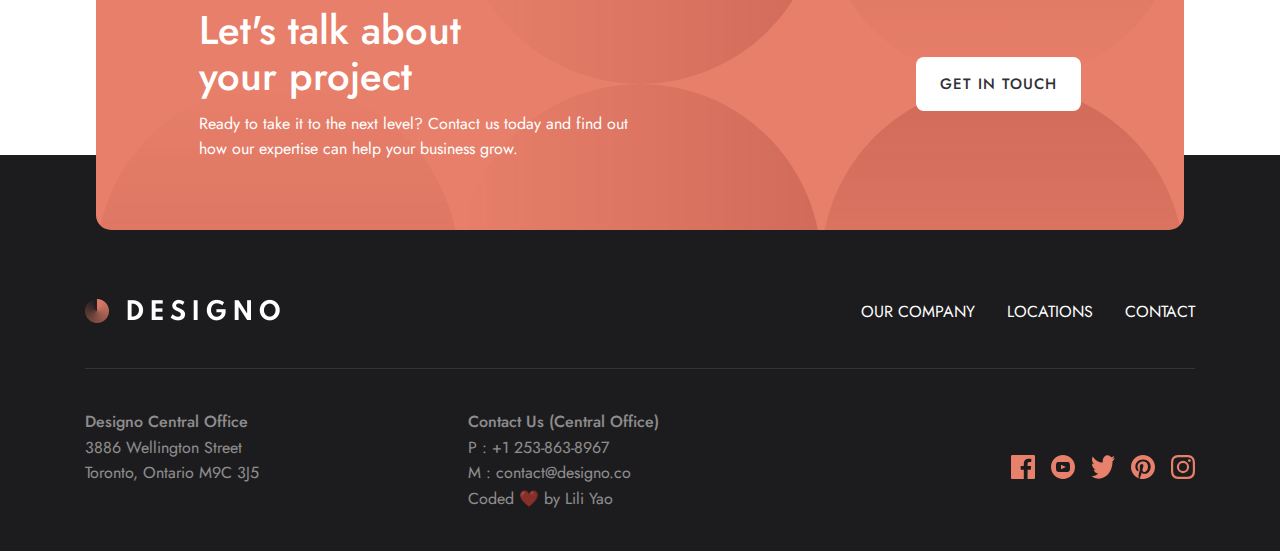
<file: graphic-design.html>
<!DOCTYPE html>
<html lang="en">

<head>
  <meta charset="UTF-8">
  <meta name="viewport" content="width=device-width, initial-scale=1.0">

  <link rel="icon" type="image/png" sizes="32x32" href="./Yicon.png">

  <title> Designo Website </title>
  <link rel="preconnect" href="https://fonts.googleapis.com">
  <link rel="preconnect" href="https://fonts.gstatic.com" crossorigin>
  <link href="https://fonts.googleapis.com/css2?family=Jost:wght@400;500&display=swap" rel="stylesheet">
  <link rel="stylesheet" href="style.css">
</head>

<body>

  <!-- Header -->
  <header id="header">
    <div class="container">
      <div class="header-flex">
        <div>
          <a href="index.html" class="logo-link">
            <img src="./assets/shared/desktop/logo-dark.png" alt="Designo logo with symbol" class="logo">
          </a>
        </div>

        <div class="menu-btn">
          <button aria-label="Open navigation" id="open-btn" class="btn open-btn">
            <img src="./assets/shared/mobile/icon-hamburger.svg" alt="Hamburger Icon for Menu Opening">
          </button>
          <button aria-label="Close navigation" id="close-btn" class="btn close-btn">
            <img src="./assets/shared/mobile/icon-close.svg" alt="Close Icon for Menu Closing">
          </button>
        </div>

        <!-- <div class="nav" id="nav"> -->
        <nav id="nav" class="nav">
          <ul class="nav-list">
            <li class="nav-item"><a href="./index.html" class="nav-link">Our Company</a></li>
            <li class="nav-item"><a href="./locations.html" class="nav-link">Locations</a></li>
            <li class="nav-item"><a href="./contact.html" class="nav-link">Contact</a></li>
          </ul>
        </nav>
        <!-- </div> -->
      </div>
    </div>
  </header>

  <main class="main-leaf secondary-main">
    <!-- Hero -->
    <section class="hero container small-hero">
      <div class="hero-flex">
        <div class="hero-detail">
          <h1>Graphic design</h1>
          <p>We deliver eye-catching branding materials that are tailored to meet your business objectives.</p>
        </div>
      </div>
    </section>

    <!-- Card -->
    <section class="card-section">
      <div class="container">
        <div class="card-grid">
          <div class="card">
            <div class="card-image-container">
              <img src="./assets/graphic-design/desktop/image-change.jpg" alt="tim brown graphic" class="card-image">
            </div>
            <div class="card-detail">
              <h4>Tim Brown</h4>
              <p>A book cover designed for Tim Brown's new release, 'Change'</p>
            </div>
          </div>

          <div class="card">
            <div class="card-image-container">
              <img src="./assets/graphic-design/desktop/image-boxed-water.jpg" alt="Boxed water graphic"
                class="card-image">
            </div>
            <div class="card-detail">
              <h4>Boxed water</h4>
              <p>A simple packaging concept made for Boxed Water</p>
            </div>
          </div>

          <div class="card">
            <div class="card-image-container">
              <img src="./assets/graphic-design/desktop/image-science.jpg" alt="science graphic" class="card-image">
            </div>
            <div class="card-detail">
              <h4>Science!</h4>
              <p>A poster made in collaboration with the Federal Art Project</p>
            </div>
          </div>
        </div>
      </div>
    </section>

    <!-- Project -->
    <section class="project-section">
      <div class="container">
        <div class="project-grid grid-row-2 project-grid-graphic">
          <a href="./web-design.html" class="project web-project small-web-project">
            <h3>Web Design</h3>
            <p>View Projects <img class="right-arrow" src="./assets/shared/desktop/icon-right-arrow.svg"
                alt="right arrow"></p>
          </a>

          <a href="./app-design.html" class="project app-project">
            <h3>App Design</h3>
            <p>View Projects <img class="right-arrow" src="./assets/shared/desktop/icon-right-arrow.svg"
                alt="right arrow"></p>
          </a>
        </div>
      </div>
    </section>
  </main>

  <footer class="secondary-footer">
    <div class="container">
      <section class="get-in-touch-section">
        <div class="container">
          <div class="get-in-touch">
            <div class="get-in-touch-detail">
              <h2>Let's talk about your project</h2>
              <p>Ready to take it to the next level? Contact us today and find out how our expertise can help your
                business
                grow.</p>
            </div>
            <a href="./contact.html" class="btn btn-white">Get in touch</a>
          </div>
        </div>
      </section>

      <div class="footer-grid">
        <div class="footer-grid-main">
          <a class="logo-link" href="./index.html">
            <img src="./assets/shared/desktop/logo-light.png" alt="Company logo" class="logo">
          </a>

          <div class="partition"></div>

          <div class="menu">
            <ul class="footer-list">
              <li class="footer-item"><a class="footer-link" href="./index.html">Our Company</a></li>
              <li class="footer-item"><a class="footer-link" href="./locations.html">Locations</a></li>
              <li class="footer-item"><a class="footer-link" href="./contact.html">Contact</a></li>
            </ul>
          </div>
        </div>

        <div class="address">
          <h5>Designo Central Office</h5>
          <p>3886 Wellington Street</p>
          <p>Toronto, Ontario M9C 3J5</p>
        </div>

        <div class="contact-us">
          <h5>Contact Us (Central Office)</h5>
          <p>P : +1 253-863-8967</p>
          <p>M : contact@designo.co</p>
          <p>Coded ❤️ by Lili Yao</p>

        </div>

        <div class="social-icons">
          <ul class="social-list">
            <li class="social-item">
              <a class="social-link" href="http://www.facebook.com">
                <img src="./assets/shared/desktop/icon-facebook.svg" alt="facebook logo">
              </a>
            </li>
            <li class="social-item"><a class="social-link" href="http://www.youtube.com"><img
                  src="./assets/shared/desktop/icon-youtube.svg" alt="youtube logo"></a></li>
            <li class="social-item"><a class="social-link" href="http://www.twitter.com"><img
                  src="./assets/shared/desktop/icon-twitter.svg" alt="twitter logo"></a></li>
            <li class="social-item"><a class="social-link" href="http://www.pinterest.com"><img
                  src="./assets/shared/desktop/icon-pinterest.svg" alt="pinterest logo"></a></li>
            <li class="social-item"><a class="social-link" href="http://www.instagram.com"><img
                  src="./assets/shared/desktop/icon-instagram.svg" alt="instagram logo"></a></li>
          </ul>
        </div>
      </div>

    </div>
  </footer>

  <script src="./index.js"></script>
</body>

</html>
</file>
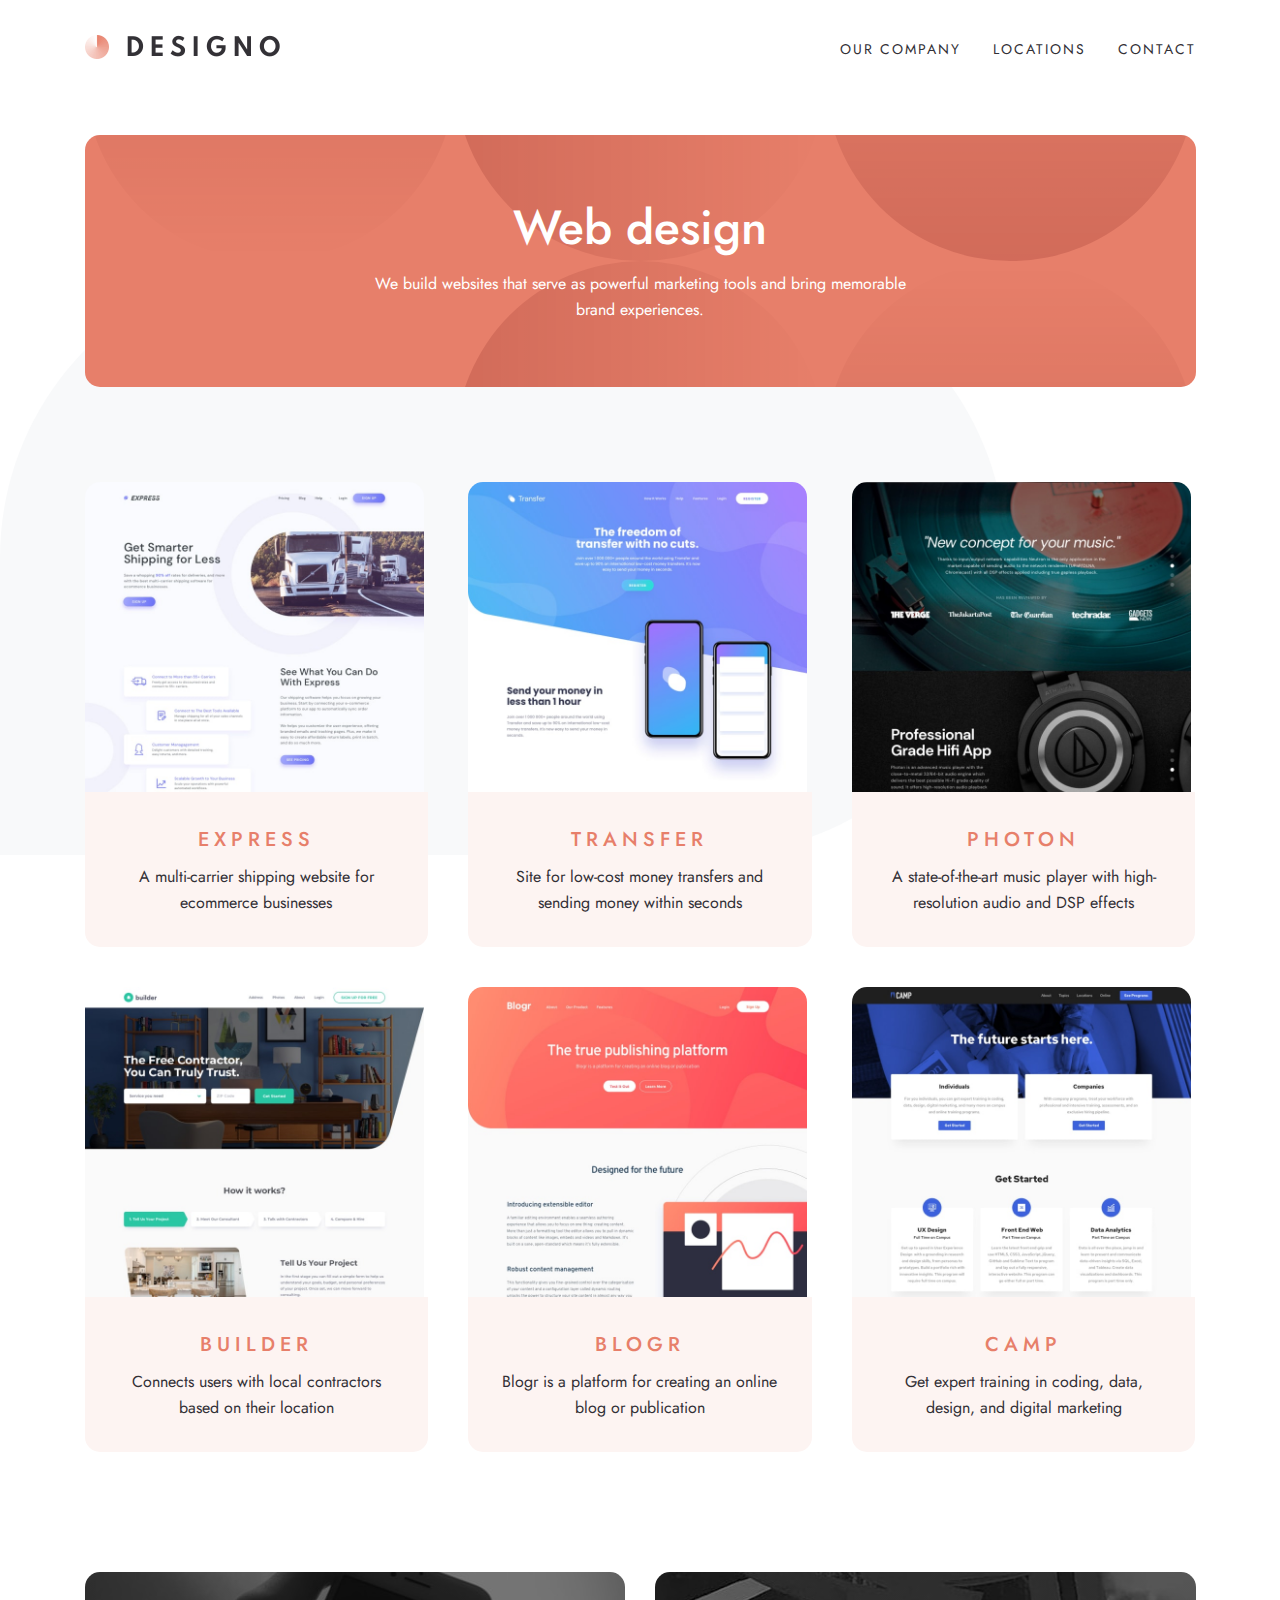
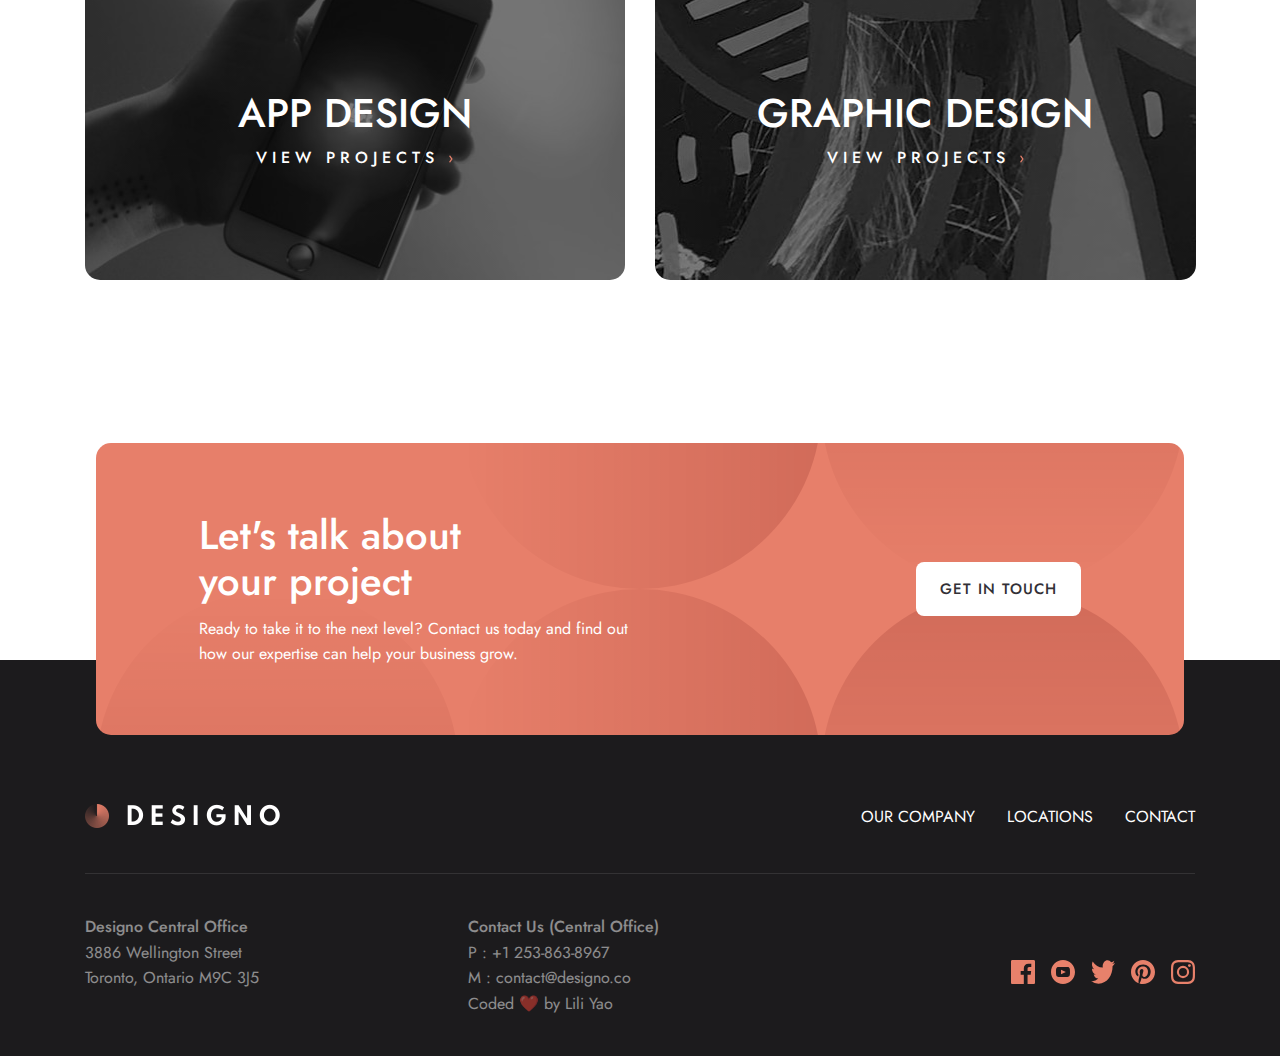
<file: web-design.html>
<!DOCTYPE html>
<html lang="en">

<head>
  <meta charset="UTF-8">
  <meta name="viewport" content="width=device-width, initial-scale=1.0">

  <link rel="icon" type="image/png" sizes="32x32" href="./Yicon.png">

  <title> Designo Website </title>
  <link rel="preconnect" href="https://fonts.googleapis.com">
  <link rel="preconnect" href="https://fonts.gstatic.com" crossorigin>
  <link href="https://fonts.googleapis.com/css2?family=Jost:wght@400;500&display=swap" rel="stylesheet">
  <link rel="stylesheet" href="style.css">
</head>

<body>

  <!-- Header -->
  <header id="header">
    <div class="container">
      <div class="header-flex">
        <div>
          <a href="index.html" class="logo-link">
            <img src="./assets/shared/desktop/logo-dark.png" alt="Designo logo with symbol" class="logo">
          </a>
        </div>

        <div class="menu-btn">
          <button aria-label="Open navigation" id="open-btn" class="btn open-btn">
            <img src="./assets/shared/mobile/icon-hamburger.svg" alt="Hamburger Icon for Menu Opening">
          </button>
          <button aria-label="Close navigation" id="close-btn" class="btn close-btn">
            <img src="./assets/shared/mobile/icon-close.svg" alt="Close Icon for Menu Closing">
          </button>
        </div>

        <!-- <div class="nav" id="nav"> -->
        <nav id="nav" class="nav">
          <ul class="nav-list">
            <li class="nav-item"><a href="./index.html" class="nav-link">Our Company</a></li>
            <li class="nav-item"><a href="./locations.html" class="nav-link">Locations</a></li>
            <li class="nav-item"><a href="./contact.html" class="nav-link">Contact</a></li>
          </ul>
        </nav>
        <!-- </div> -->
      </div>
    </div>
  </header>

  <main class="main-leaf secondary-main">
    <!-- Hero -->
    <section class="hero container small-hero web-hero">
      <div class="hero-flex">
        <div class="hero-detail">
          <h1>Web design</h1>
          <p>We build websites that serve as powerful marketing tools and bring memorable brand experiences.</p>
        </div>
      </div>
    </section>

    <!-- Card -->
    <section class="card-section">
      <div class="container">
        <div class="card-grid">
          <div class="card">
            <div class="card-image-container">
              <img src="./assets/web-design/desktop/image-express.jpg" alt="express web page" class="card-image">
            </div>
            <div class="card-detail">
              <h4>Express</h4>
              <p>A multi-carrier shipping website for ecommerce businesses</p>
            </div>
          </div>

          <div class="card">
            <div class="card-image-container">
              <img src="./assets/web-design/desktop/image-transfer.jpg" alt="transfer web page" class="card-image">
            </div>
            <div class="card-detail">
              <h4>Transfer</h4>
              <p>Site for low-cost money transfers and sending money within seconds</p>
            </div>
          </div>

          <div class="card">
            <div class="card-image-container">
              <img src="./assets/web-design/desktop/image-photon.jpg" alt="photon web page" class="card-image">
            </div>
            <div class="card-detail">
              <h4>Photon</h4>
              <p>A state-of-the-art music player with high-resolution audio and DSP effects</p>
            </div>
          </div>

          <div class="card">
            <div class="card-image-container">
              <img src="./assets/web-design/desktop/image-builder.jpg" alt="builder web page" class="card-image">
            </div>
            <div class="card-detail">
              <h4>Builder</h4>
              <p>Connects users with local contractors based on their location</p>
            </div>
          </div>

          <div class="card">
            <div class="card-image-container">
              <img src="./assets/web-design/desktop/image-blogr.jpg" alt="Blogr web page" class="card-image">
            </div>
            <div class="card-detail">
              <h4>Blogr</h4>
              <p>Blogr is a platform for creating an online blog or publication</p>
            </div>
          </div>

          <div class="card">
            <div class="card-image-container">
              <img src="./assets/web-design/desktop/image-camp.jpg" alt="camp web page" class="card-image">
            </div>
            <div class="card-detail">
              <h4>Camp</h4>
              <p>Get expert training in coding, data, design, and digital marketing</p>
            </div>
          </div>
        </div>
      </div>
    </section>

    <!-- Project -->
    <section class="project-section">
      <div class="container">
        <div class="project-grid grid-row-2 project-grid-web">
          <a href="./app-design.html" class="project app-project">
            <h3>App Design</h3>
            <p>View Projects <img class="right-arrow" src="./assets/shared/desktop/icon-right-arrow.svg"
                alt="right arrow"></p>
          </a>

          <a href="./graphic-design.html" class="project graphic-project">
            <h3>Graphic Design</h3>
            <p>View Projects <img class="right-arrow" src="./assets/shared/desktop/icon-right-arrow.svg"
                alt="right arrow"></p>
          </a>
        </div>
      </div>
    </section>
  </main>

  <footer class="secondary-footer">
    <div class="container">
      <section class="get-in-touch-section">
        <div class="container">
          <div class="get-in-touch">
            <div class="get-in-touch-detail">
              <h2>Let's talk about your project</h2>
              <p>Ready to take it to the next level? Contact us today and find out how our expertise can help your
                business
                grow.</p>
            </div>
            <a href="./contact.html" class="btn btn-white">Get in touch</a>
          </div>
        </div>
      </section>

      <div class="footer-grid">
        <div class="footer-grid-main">
          <a class="logo-link" href="./index.html">
            <img src="./assets/shared/desktop/logo-light.png" alt="Company logo" class="logo">
          </a>

          <div class="partition"></div>

          <div class="menu">
            <ul class="footer-list">
              <li class="footer-item"><a class="footer-link" href="./index.html">Our Company</a></li>
              <li class="footer-item"><a class="footer-link" href="./locations.html">Locations</a></li>
              <li class="footer-item"><a class="footer-link" href="./contact.html">Contact</a></li>
            </ul>
          </div>
        </div>

        <div class="address">
          <h5>Designo Central Office</h5>
          <p>3886 Wellington Street</p>
          <p>Toronto, Ontario M9C 3J5</p>
        </div>

        <div class="contact-us">
          <h5>Contact Us (Central Office)</h5>
          <p>P : +1 253-863-8967</p>
          <p>M : contact@designo.co</p>
          <p>Coded ❤️ by Lili Yao</p>
        </div>

        <div class="social-icons">
          <ul class="social-list">
            <li class="social-item">
              <a class="social-link" href="http://www.facebook.com">
                <img src="./assets/shared/desktop/icon-facebook.svg" alt="facebook logo">
              </a>
            </li>
            <li class="social-item"><a class="social-link" href="http://www.youtube.com"><img
                  src="./assets/shared/desktop/icon-youtube.svg" alt="youtube logo"></a></li>
            <li class="social-item"><a class="social-link" href="http://www.twitter.com"><img
                  src="./assets/shared/desktop/icon-twitter.svg" alt="twitter logo"></a></li>
            <li class="social-item"><a class="social-link" href="http://www.pinterest.com"><img
                  src="./assets/shared/desktop/icon-pinterest.svg" alt="pinterest logo"></a></li>
            <li class="social-item"><a class="social-link" href="http://www.instagram.com"><img
                  src="./assets/shared/desktop/icon-instagram.svg" alt="instagram logo"></a></li>
          </ul>
        </div>
      </div>

    </div>
  </footer>

  <script src="./index.js"></script>
</body>

</html>
</file>
<file: style.css>
:root {
  --light-safron: hsla(10, 72%, 66%, 1);
  --btn-hover-safron: hsla(10, 100%, 80%, 1);
  --hover-safron: hsla(10, 72%, 66%, 0.8);
  --bg-lighter-safron: hsla(14, 76%, 97%, 1);
  --white: hsla(0, 0%, 100%, 1);
  --cyan: hsla(264, 5%, 20%, 1);
  --cyan-secondary: hsla(264, 4%, 11%, 1);
  --light-color: hsla(14, 76%, 97%, 1);
  --black-light: hsla(0, 0%, 0%, 0.5);
}

/* ---------------- */
/* Reset            */
/* ---------------- */

*,
*::after,
*::before {
  box-sizing: border-box;
  margin: 0;
  padding: 0;
  font-family: "Jost", sans-serif;
}

html {
  font-size: 62.5%;
}

html,
body {
  height: 100%;
}

body {
  font-size: 1.6rem;
  line-height: 1.6;
  color: var(--white);
}

img {
  display: block;
  width: 100%;
}

a {
  text-decoration: none;
}

li {
  list-style: none;
}

.container {
  width: 100%;
  margin: 0 auto;
  padding-inline: 2.4rem;
}

@media (prefers-reduced-motion: reduce) {

  *,
  *::after,
  *::before {
    animation-duration: 0.01ms !important;
    animation-iteration-count: 1 !important;
    transition-duration: 0.01ms !important;
    scroll-behavior: auto !important;
  }
}

@media (min-width: 770px) {
  .container {
    width: 90%;
    max-width: 1111px;
    padding: 0;
  }
}

/* Typography */

h1,
h2 {
  font-weight: 500;
  line-height: 1.15;
}

h1 {
  font-size: clamp(3.2rem, 8vw, 4.8rem);
}

h2 {
  font-size: clamp(3.2rem, 8vw, 4rem);
}

h3 {
  font-size: clamp(2.8rem, 7vw, 4rem);
  font-weight: 500;
}

h4 {
  font-size: 2rem;
  letter-spacing: 5px;
  font-weight: 500;
  text-transform: uppercase;
}

h5 {
  font-size: 1.6rem;
  font-weight: 500;
}

p {
  font-size: clamp(1.5rem, 2vw, 1.6rem);
}

.nav-link {
  font-size: 1.4rem;
  letter-spacing: 2px;
}

/* Buttons */

.btn {
  display: inline-block;
  background: transparent;
  border: none;
  cursor: pointer;
}

.open-btn {
  width: 1.8em;
}

.btn-white,
.btn-color {
  padding: 1em 1.6em;
  border-radius: 8px;
  letter-spacing: 1px;
  text-transform: uppercase;
  font-size: 15px;
  margin-top: 1.9em;
  position: relative;
  z-index: 1;
  font-weight: 500;
}

.btn-white {
  color: var(--cyan);
  background-color: var(--white);
}

.btn-color {
  color: var(--white);
  background-color: var(--light-safron);
}

.btn-white:hover,
.btn-white:focus,
.btn-color:hover,
.btn-color:focus {
  color: var(--white);
  background-color: var(--btn-hover-safron);
}

/* ---------------- */
/* INDEX PAGE       */
/* ---------------- */

/* Header */


.header-flex {
  display: flex;
  justify-content: space-between;
  align-items: center;
  padding-block: 2.2em;
}

.logo {
  max-width: 202px;
}

.close-btn {
  display: none;
}

.nav {
  position: fixed;
  background-color: hsla(0, 0%, 0%, 0.5);
  top: 98px;
  right: 0;
  bottom: 0;
  left: -100%;
  width: 100%;
  height: 100%;
  transform: translateX(0);
  transition: transform 500ms;
}

.navigation-open {
  transform: translateX(100%);
}

.navigation-open .nav-list {
  background-color: var(--cyan-secondary);
  padding: 24px;
  display: flex;
  flex-direction: column;
  gap: 32px;
}

.navigation-open .nav-link {
  font-size: 2.4rem;
  color: var(--white);
  text-transform: uppercase;
}

.nav-link:hover,
.nav-link:focus {
  text-decoration: underline;
}

@media (min-width: 770px) {
  .menu-btn {
    display: none;
  }

  .nav {
    display: block;
    position: static;
    background-color: var(--white);
    width: auto;
  }

  .nav-list {
    display: flex;
  }

  .nav-item {
    margin-left: 2em;
  }

  .nav-link {
    color: var(--cyan);
    text-transform: uppercase;
  }
}

/* Main */
@media (min-width: 1150px) {
  .main-leaf {
    position: relative;
  }

  .main-leaf::before {
    content: "";
    position: absolute;
    width: 1006px;
    height: 594px;
    left: 0;
    top: 320px;
    background-image: url(./assets/shared/desktop/bg-pattern-leaf.svg);
    background-repeat: no-repeat;
    z-index: -1;
  }

  .secondary-main::before {
    top: 126px;
  }
}

/* Hero */

.hero {
  background: url(./assets/home/desktop/bg-pattern-hero-home.svg) left center/150% no-repeat,
    var(--light-safron);
  height: 850px;
  overflow: hidden;
}

.hero-flex {
  display: flex;
  flex-direction: column;
  align-items: center;
  text-align: center;
}

.hero-detail {
  margin-top: 5em;
}

.hero-detail p {
  margin-top: 1em;
}

.hero-image {
  position: relative;
  bottom: 100px;
  width: 200%;
  max-width: 600px;
}

@media (max-width: 310px) {
  .hero-image {
    bottom: 0;
  }
}

@media (min-width: 770px) {
  .hero {
    background-size: 80%;
    background-position: right -100px center;
    border-radius: 15px;
  }

  .hero-detail {
    width: 75%;
  }

  .hero-detail p {
    width: 85%;
    margin-inline: auto;
  }
}

@media (min-width: 1150px) {
  header {
    height: 15vh;
  }

  .hero {
    height: 85vh;
  }

  .hero-flex {
    flex-direction: row;
    justify-content: space-between;
    text-align: left;
    padding: 0 6em;
    height: 100%;
  }

  .hero-detail {
    width: 540px;
    margin: 0;
  }

  .hero-detail p {
    margin-inline: 0;
  }

  .hero-image {
    max-width: 400px;
    bottom: 0;
  }
}

/* Project */

.project-grid {
  display: grid;
  gap: 24px;
  grid-template:
    "w"250px "a"250px "g"250px / 1fr;
  margin: 7.5em 0;
  justify-items: center;
}

.project {
  width: 100%;
  border-radius: 15px;
  display: flex;
  flex-direction: column;
  align-items: center;
  justify-content: center;
  background-repeat: no-repeat;
  background-size: cover;
  text-transform: uppercase;
  color: var(--white);
}

.project>p {
  font-weight: 500;
  letter-spacing: 5px;
}

.right-arrow {
  display: inline;
  width: 4px;
  height: 8px;
}

.web-project {
  background-image: linear-gradient(var(--black-light), var(--black-light)),
    url(./assets/home/mobile/image-web-design.jpg);
  grid-area: w;
}

.web-project:hover,
.web-project:focus {
  background-image: linear-gradient(var(--hover-safron), var(--hover-safron)),
    url(./assets/home/mobile/image-web-design.jpg);
  background-blend-mode: lighten;
}

.app-project {
  background-image: linear-gradient(var(--black-light), var(--black-light)),
    url(./assets/home/mobile/image-app-design.jpg);
  grid-area: a;
}

.app-project:hover,
.app-project:focus {
  background-image: linear-gradient(var(--hover-safron), var(--hover-safron)),
    url(./assets/home/mobile/image-app-design.jpg);
  background-blend-mode: lighten;
}

.graphic-project {
  background-image: linear-gradient(var(--black-light), var(--black-light)),
    url(./assets/home/mobile/image-graphic-design.jpg);
  grid-area: g;
}

.graphic-project:hover,
.graphic-project:focus {
  background-image: linear-gradient(var(--hover-safron), var(--hover-safron)),
    url(./assets/home/mobile/image-graphic-design.jpg);
  background-blend-mode: lighten;
}

@media (min-width: 770px) {
  .project-grid {
    grid-template-rows: repeat(3, 200px);
  }

  .web-project {
    background-image: linear-gradient(var(--black-light), var(--black-light)),
      url(./assets/home/tablet/image-web-design.jpg);
  }

  .web-project:hover,
  .web-project:focus {
    background-image: linear-gradient(var(--hover-safron), var(--hover-safron)),
      url(./assets/home/tablet/image-web-design.jpg);
  }

  .app-project {
    background-image: linear-gradient(var(--black-light), var(--black-light)),
      url(./assets/home/tablet/image-app-design.jpg);
  }

  .app-project:hover,
  .app-project:focus {
    background-image: linear-gradient(var(--hover-safron), var(--hover-safron)),
      url(./assets/home/tablet/image-app-design.jpg);
  }

  .graphic-project {
    background-image: linear-gradient(var(--black-light), var(--black-light)),
      url(./assets/home/tablet/image-graphic-design.jpg);
  }

  .graphic-project:hover,
  .graphic-project:focus {
    background-image: linear-gradient(var(--hover-safron), var(--hover-safron)),
      url(./assets/home/tablet/image-graphic-design.jpg);
  }
}

@media (min-width: 1150px) {
  .project-grid {
    grid-template:
      "w a"308px "w g"308px / 1fr 1fr;
    gap: 24px 30px;
  }

  .web-project {
    background-image: linear-gradient(var(--black-light), var(--black-light)),
      url(./assets/home/desktop/image-web-design-large.jpg);
  }

  .web-project:hover,
  .web-project:focus {
    background-image: linear-gradient(var(--hover-safron), var(--hover-safron)),
      url(./assets/home/desktop/image-web-design-large.jpg);
  }

  .app-project {
    background-image: linear-gradient(var(--black-light), var(--black-light)),
      url(./assets/home/desktop/image-app-design.jpg);
  }

  .app-project:hover,
  .app-project:focus {
    background-image: linear-gradient(var(--hover-safron), var(--hover-safron)),
      url(./assets/home/desktop/image-app-design.jpg);
  }

  .graphic-project {
    background-image: linear-gradient(var(--black-light), var(--black-light)),
      url(./assets/home/desktop/image-graphic-design.jpg);
  }

  .graphic-project:hover,
  .graphic-project:focus {
    background-image: linear-gradient(var(--hover-safron), var(--hover-safron)),
      url(./assets/home/desktop/image-graphic-design.jpg);
  }
}

/* Feature */

.feature-section {
  color: var(--cyan);
}

.features,
.feature {
  display: flex;
  flex-direction: column;
  align-items: center;
}

.features {
  gap: 80px;
}

.feature {
  text-align: center;
  gap: 48px;
}

.feature-image {
  position: relative;
}

.feature-image::before {
  content: "";
  position: absolute;
  width: 100%;
  height: 100%;
  top: 0;
  left: 0;
  z-index: -1;
  background: url(./assets/shared/desktop/bg-pattern-small-circle.svg) 0 0 no-repeat;
}

.feature-image-resourceful::before {
  transform: rotate(-120deg);
}

.feature-image-friendly::before {
  transform: rotate(90deg);
}

.feature-detail h4 {
  margin-bottom: 1.6em;
}

@media (min-width: 770px) {
  .feature {
    flex-direction: row;
    text-align: left;
  }

  .feature-detail {
    width: 60%;
  }

  .feature-detail h4 {
    margin-bottom: 0.8em;
  }
}

@media (min-width: 1150px) {
  .features {
    flex-direction: row;
    gap: 30px;
  }

  .feature {
    flex-direction: column;
    text-align: center;
  }

  .feature-detail {
    width: 100%;
  }

  .feature-detail h4 {
    margin-bottom: 1.6em;
  }
}

/* Get in touch */

.get-in-touch-section {
  position: absolute;
  bottom: 626px;
  left: 7.5%;
  right: 7.5%;
  background: url(./assets/shared/desktop/bg-pattern-call-to-action.svg) left center/cover repeat-x,
    var(--light-safron);
  border-radius: 15px;
  height: 379px;
}

.get-in-touch {
  display: flex;
  flex-direction: column;
  align-items: center;
  justify-content: center;
  height: 379px;
  width: 90%;
  margin: 0 auto;
  text-align: center;
}

.get-in-touch p {
  margin-top: 1.2rem;
}

@media (min-width: 770px) {
  .get-in-touch-section {
    bottom: 337px;
    height: 350px;
  }

  .get-in-touch {
    height: 350px;
  }
}

@media (min-width: 1150px) {
  .get-in-touch-section {
    bottom: 321px;
    height: 292px;
  }

  .get-in-touch {
    flex-direction: row;
    justify-content: space-between;
    text-align: left;
    height: 292px;
  }

  .get-in-touch-detail {
    width: 50%;
  }

  .get-in-touch-detail h2 {
    width: 70%;
  }

  .get-in-touch a {
    margin: 0;
  }
}

/* Footer */

footer {
  position: relative;
  background-color: var(--cyan-secondary);
  padding: 250px 0 64px;
  margin-top: 311px;
}

.footer-grid {
  display: grid;
  text-align: center;
  /* justify-content: center; */
  grid-template:
    "footer-main"
    "addr"
    "contact"
    "social"/ 1fr;
  gap: 40px;
}

.footer-grid-main,
.footer-list {
  display: flex;
  flex-direction: column;
  gap: 32px;
}

.footer-link:hover,
.footer-link:focus {
  text-decoration: underline;
}

.footer-grid-main {
  grid-area: footer-main;
}

.footer-grid-main .logo-link .logo {
  margin: 0 auto;
}

.partition {
  border-bottom: 1px solid var(--white);
  opacity: 0.1;
}

.footer-link {
  text-transform: uppercase;
  color: var(--white);
}

.address,
.contact-us {
  opacity: 0.5;
}

.address {
  grid-area: addr;
}

.contact-us {
  grid-area: contact;
}

.social-icons {
  grid-area: social;
}

.social-list {
  display: flex;
  justify-content: center;
}

.social-item:not(:last-child) {
  margin-right: 16px;
}


.social-link img {
  width: 24px;
  height: 24px;
}

.social-link img:hover,
.social-link img:focus {
  filter: saturate(100%) brightness(180%);
}

@media (min-width: 770px) {
  footer {
    padding: 166px 0 80px;
    margin-top: 331px;
  }

  .footer-grid {
    grid-template:
      "footer-main footer-main footer-main"70px "addr        contact     social     "70px / 1fr 1fr 1fr;
  }

  .footer-grid-main,
  .footer-list {
    flex-direction: row;
  }

  .footer-grid-main {
    justify-content: space-between;
    flex-wrap: wrap;
  }

  .partition {
    width: 100%;
    order: 2;
  }

  .contact-us,
  .address {
    text-align: left;
  }

  .social-icons {
    align-self: flex-end;
    justify-self: end;
  }
}

@media (min-width: 1150px) {
  footer {
    position: relative;
    padding: 144px 0 72px;
    margin-top: 380px;
  }

  footer::before {
    content: "";
    position: absolute;
    width: 1006px;
    height: 594px;
    right: 0;
    top: -668px;
    background: url(./assets/shared/desktop/bg-pattern-leaf.svg) no-repeat;
    z-index: -1;
    transform: rotate(180deg);
  }

  .secondary-footer::before {
    display: none;
  }

  .footer-half-leaf::before {
    right: -500px;
    top: -1400px;
    transform: rotate(0);
  }
}

/* ------------------------------- */
/* WEB, APP, GRAPHIC PAGES         */
/* ------------------------------- */

.small-hero {
  height: auto;
  background-size: contain;
  background-position: right top;
}

.small-hero .hero-detail {
  margin-bottom: 5em;
}

@media (min-width: 770px) {
  .small-hero {
    background: url(./assets/web-design/desktop/bg-pattern-intro-web.svg) left center/cover,
      var(--light-safron);
  }
}

@media (min-width: 1150px) {
  .small-hero {
    height: 252px;
  }

  .small-hero .hero-flex {
    justify-content: center;
    text-align: center;
  }

  .small-hero .hero-flex .hero-detail p {
    width: 100%;
  }

  .small-hero .hero-detail {
    margin: 0;
  }
}

/* Card */

.card-grid {
  display: grid;
  grid-template-columns: 1fr;
  justify-items: center;
  gap: 40px;
  color: var(--cyan);
  margin: 9.5rem 0;
}

.card {
  display: flex;
  flex-direction: column;
  text-align: center;
}

.card-image-container,
.card-detail {
  max-width: 320px;
}

.card-image {
  border-radius: 15px 15px 0 0;
}

.card-detail {
  background-color: var(--light-color);
  border-radius: 0 0 15px 15px;
  padding: 2em 1.8em;
}

.card-detail h4 {
  color: var(--light-safron);
  margin-bottom: 0.4em;
}

.card-detail:hover,
.card-detail:focus {
  background-color: var(--light-safron);
  cursor: pointer;
}

.card-detail:hover>*,
.card-detail:focus>* {
  color: var(--white);
}

@media (min-width: 770px) {
  .card {
    flex-direction: row;
  }

  .card-image-container {
    max-width: 339px;
  }

  .card-detail {
    display: flex;
    flex-direction: column;
    justify-content: center;
    align-items: center;
    border-radius: 0 15px 15px 0;
  }

  .card-image {
    border-radius: 15px 0 0 15px;
  }
}

@media (min-width: 1150px) {
  .card-grid {
    grid-template-columns: repeat(3, 1fr);
  }

  .card {
    flex-direction: column;
  }

  .card-image,
  .card-detail {
    max-width: 100%;
  }

  .card-image {
    border-radius: 15px 15px 0 0;
  }

  .card-detail {
    border-radius: 0 0 15px 15px;
  }
}

/* Project */

.grid-row-2 {
  grid-template-rows: repeat(2, 250px);
}

.project-grid-web {
  grid-template-areas:
    "a"
    "g";
}

.project-grid-app {
  grid-template-areas:
    "w"
    "g";
}

.project-grid-graphic {
  grid-template-areas:
    "w"
    "a";
}

@media (min-width: 1150px) {
  .grid-row-2 {
    grid-template-columns: repeat(2, 1fr);
    grid-template-rows: 308px;
  }

  .project-grid-web {
    grid-template-areas: "a g";
  }

  .project-grid-app {
    grid-template-areas: "w g";
  }

  .project-grid-graphic {
    grid-template-areas: "w a";
  }

  .small-web-project {
    background-image: linear-gradient(var(--black-light), var(--black-light)),
      url(./assets/home/desktop/image-web-design-small.jpg);
  }

  .small-web-project:hover,
  .small-web-project:focus {
    background-image: linear-gradient(var(--hover-safron), var(--hover-safron)),
      url(./assets/home/desktop/image-web-design-small.jpg);
  }
}

/* -------------- */
/* About Page     */
/* -------------- */

.hero-about {
  height: auto;
  background: url(./assets/about/mobile/bg-pattern-hero-about-mobile.svg) right top -100%/200% no-repeat,
    var(--light-safron);
}

.hero-about.container,
.card-2.container {
  padding: 0;
}

.hero-about-detail,
.about-card-detail {
  margin: 0;
  padding: 5em 1.5em;
}

.hero-image-container {
  background: url(./assets/about/mobile/image-about-hero.jpg) center/cover;
}

.about-card {
  background-color: var(--light-color);
  color: var(--cyan);
  display: flex;
  flex-direction: column;
  text-align: center;
}

.world-class-image {
  background: url(./assets/about/mobile/image-world-class-talent.jpg) center/cover;
}

.real-deal-image {
  background: url(./assets/about/mobile/image-real-deal.jpg) center/cover;
}

.hero-image-container,
.world-class-image,
.real-deal-image {
  width: 100%;
  height: 50vh;
  max-height: 400px;
}

.about-card-detail h2 {
  color: var(--light-safron);
}

.about-card-detail p {
  margin-top: 2.4rem;
}

.location-section {
  margin: 7.5em 0;
}

.location-flex,
.location {
  display: flex;
  flex-direction: column;
  align-items: center;
  color: var(--cyan);
}

.location img {
  max-width: 182px;
}

.canada-bg,
.australia-bg,
.uk-bg {
  position: relative;
}

.canada-bg::before,
.australia-bg::before,
.uk-bg::before {
  content: "";
  position: absolute;
  width: 100%;
  height: 100%;
  top: 0;
  left: 0;
  z-index: -1;
  background: url(./assets/shared/desktop/bg-pattern-small-circle.svg) 0 0 no-repeat;
  background-size: contain;
}

.canada-bg::before {
  transform: rotate(90deg);
}

.uk-bg::before {
  transform: rotate(-90deg);
}

.feature-detail h4 {
  margin-bottom: 1.6em;
}

@media (min-width: 770px) {
  .hero-about {
    margin-bottom: 7.5em;
  }

  .hero-about-detail {
    padding: 4em 0;
    width: 98%;
  }

  .card-2,
  .hero-about {
    border-radius: 15px;
  }

  .hero-image-container,
  .world-class-image,
  .real-deal-image {
    border-radius: 15px 15px 0 0;
    max-height: 320px;
  }

  .hero-image-container {
    background: url(./assets/about/tablet/image-about-hero.jpg) top/cover no-repeat;
  }

  .world-class-image {
    background: url(./assets/about/tablet/image-world-class-talent.jpg) top/cover no-repeat;
  }

  .real-deal-image {
    background: url(./assets/about/tablet/image-real-deal.jpg) top/cover no-repeat;
  }
}

@media (min-width: 1150px) {
  .hero-about {
    background: url(./assets/about/desktop/bg-pattern-hero-about-desktop.svg) left bottom/60%,
      var(--light-safron);
    height: 480px;
    border-radius: 15px;
  }

  .hero-about-flex {
    flex-direction: row-reverse;
    padding: 0;
  }

  .hero-about-detail {
    width: 120%;
    padding-left: 3em;
  }

  .hero-image-container,
  .world-class-image,
  .real-deal-image {
    border-radius: 0;
  }

  .hero-image-container {
    background: url(./assets/about/desktop/image-about-hero.jpg) left top/cover no-repeat;
    border-radius: 0 15px 15px 0;
    height: 480px;
    max-height: 480px;
  }

  .world-class-image,
  .real-deal-image {
    height: 640px;
    max-height: 640px;
  }

  .world-class-image {
    background-image: url(./assets/about/desktop/image-world-class-talent.jpg);
    border-radius: 15px 0 0 15px;
  }

  .real-deal-image {
    background-image: url(./assets/about/desktop/image-real-deal.jpg);
    border-radius: 0 15px 15px 0;
  }

  .card-2 {
    flex-direction: row;
  }

  .reverse-card-2 {
    flex-direction: row-reverse;
  }

  .about-card-detail {
    display: flex;
    flex-direction: column;
    justify-content: center;
    padding: 9.6rem;
    width: 120%;
  }

  .location-flex {
    flex-direction: row;
    justify-content: space-around;
  }
}

/* ---------- */
/* Contact    */
/* ---------- */

.contact {
  background: url(./assets/contact/mobile/bg-pattern-hero-contact-mobile.svg) left 25% top/220% no-repeat,
    var(--light-safron);
}

.contact .hero-about-flex .hero-about-detail {
  padding-bottom: 0;
}

.hero-form {
  display: flex;
  flex-direction: column;
  gap: 20px;
  width: 100%;
  padding: 3em 1.5em 4.5em;
}

input,
textarea {
  display: block;
  width: 100%;
  background: transparent;
  border: none;
  border-bottom: 1px solid var(--white);
  color: var(--white);
  padding: 1.1rem 1.35rem;
  resize: none;
  opacity: 0.5;
  font-weight: 500;
  font-size: 1.6rem;
}

input::placeholder,
textarea::placeholder {
  color: var(--white);
  font-weight: 500;
}

input:focus-visible,
textarea:focus-visible {
  border-block-width: 3px;
  outline: none;
  opacity: 1;
}

.input-container {
  position: relative;
  align-items: baseline;
}

.validation-message {
  position: absolute;
  display: flex;
  font-size: 1.2rem;
  top: 25%;
  right: 0;
  height: 30px;
  padding: 5px;
  align-items: center;
}

.error-icon {
  display: inline-block;
  width: 20px;
  margin: 0 1em;
}

.hero-form .btn {
  align-self: center;
  padding: 1em 3em;
}

@media (min-width: 770px) {
  .contact .hero-about-flex .hero-about-detail {
    text-align: left;
    padding-inline: 1.5em;
    width: 90%;
  }

  .contact .hero-about-flex .hero-about-detail p {
    margin-left: 0;
  }

  .hero-form {
    width: 90%;
  }

  .hero-form .btn {
    align-self: flex-end;
  }
}

@media (min-width: 1150px) {
  .contact {
    height: auto;
    background: url(./assets/contact/desktop/bg-pattern-hero-desktop.svg) left/50% no-repeat,
      var(--light-safron);
  }

  .contact .hero-flex {
    flex-direction: row;
    justify-content: center;
    margin: 3.5em 6em;
  }

  .contact .hero-flex .hero-detail {
    padding: 0;
    width: 120%;
  }
}

/* Location    */


.location-card {
  margin-bottom: 2.5em;
}

.location-card-detail {
  background-color: var(--bg-lighter-safron);
  color: var(--cyan);
  text-align: center;
  padding: 5em 1.5em;
}

.location-card-detail h2 {
  color: var(--light-safron);
}

.location-card-detail h5 {
  margin-top: 1.5em;
}

.canada-map-image {
  background: url(./assets/locations/tablet/image-map-canada.png) right/cover;
}

.australia-map-image {
  background: url(./assets/locations/tablet/image-map-australia.png) right/cover;
}

.uk-map-image {
  background: url(./assets/locations/tablet/image-map-uk.png) right/cover;
}

.canada-map-image,
.australia-map-image,
.uk-map-image {
  width: 100%;
  height: 50vh;
  max-height: 320px;
}

@media (min-width: 770px) {
  .location-card-detail {
    border-radius: 15px;
    text-align: left;
    padding: 5.5em 4.5em;
  }

  .contact-detail {
    display: flex;
  }

  .contact-detail div {
    width: 50%;
  }

  .canada-map-image,
  .australia-map-image,
  .uk-map-image {
    border-radius: 15px;
    max-height: 326px;
    margin-bottom: 3rem;
  }
}

@media (min-width: 1150px) {
  .location-card {
    display: flex;
    flex-direction: row-reverse;
    justify-content: space-between;
    gap: 30px;
  }

  .canada-map-image {
    background: url(./assets/locations/desktop/image-map-canada.png) right/cover;
  }

  .australia-map-image {
    background: url(./assets/locations/desktop/image-map-australia.png) right/cover;
  }

  .uk-map-image {
    background: url(./assets/locations/desktop/image-map-united-kingdom.png) right/cover;
  }

  .location-card-reverse {
    flex-direction: row;
  }

  .location-card-detail {
    width: 70%;
  }

  .canada-map-image,
  .australia-map-image,
  .uk-map-image {
    width: 35%;
    margin-bottom: 0;
  }
}
</file>
